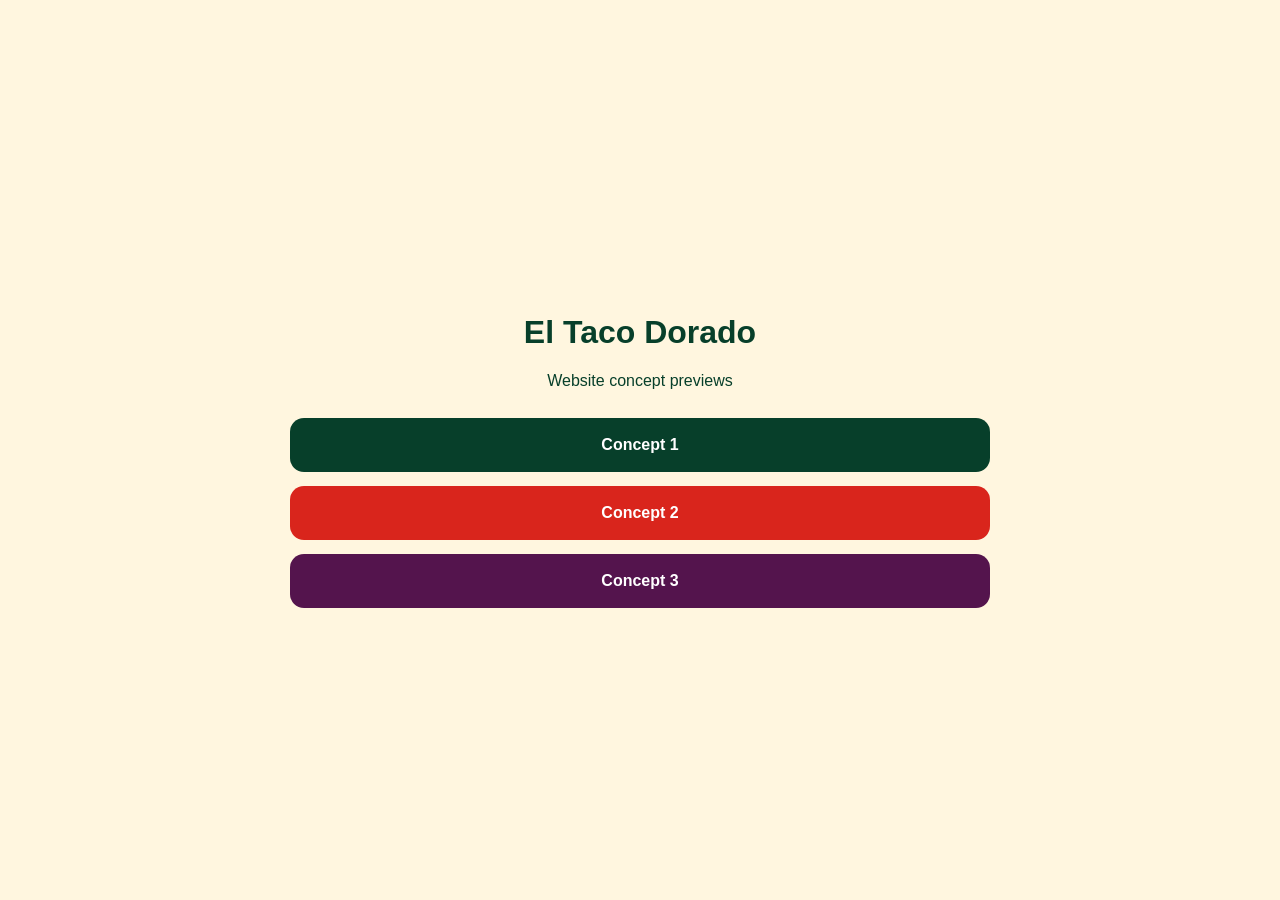
<file: index.html>
<!doctype html><html><head><meta charset="utf-8"><meta name="viewport" content="width=device-width,initial-scale=1"><meta name="robots" content="noindex, nofollow, noarchive, nosnippet, noimageindex"><title>El Taco Dorado Concepts</title><style>body{font-family:Arial,sans-serif;background:#fff6df;color:#073f2a;min-height:100vh;margin:0;display:grid;place-items:center}.wrap{width:min(700px,90vw);text-align:center}.links{display:grid;gap:14px;margin-top:28px}.links a{padding:18px;border-radius:14px;color:#fff;text-decoration:none;font-weight:800;background:#073f2a}.links a:nth-child(2){background:#d9251c}.links a:nth-child(3){background:#54144d}</style></head><body><main class="wrap"><h1>El Taco Dorado</h1><p>Website concept previews</p><div class="links"><a href="concept-1/">Concept 1</a><a href="concept-2/">Concept 2</a><a href="concept-3/">Concept 3</a></div></main></body></html>
</file>
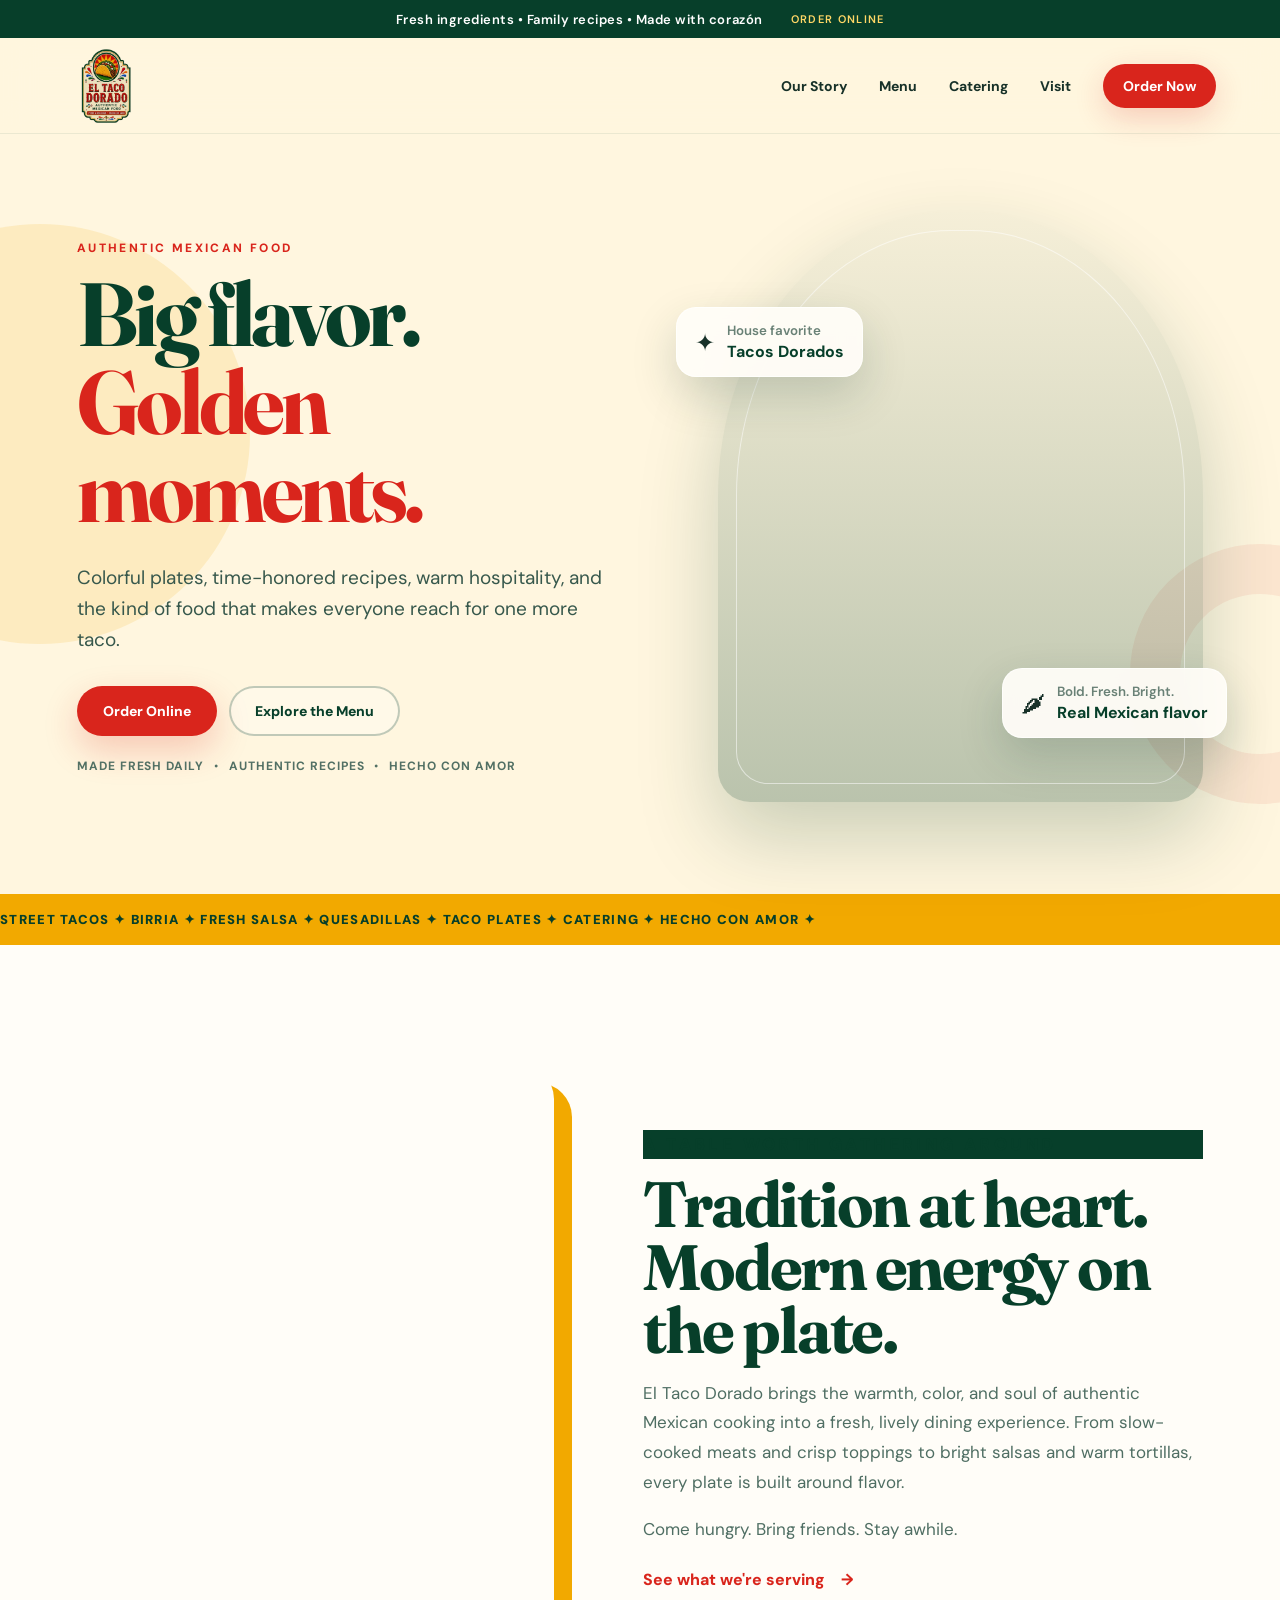
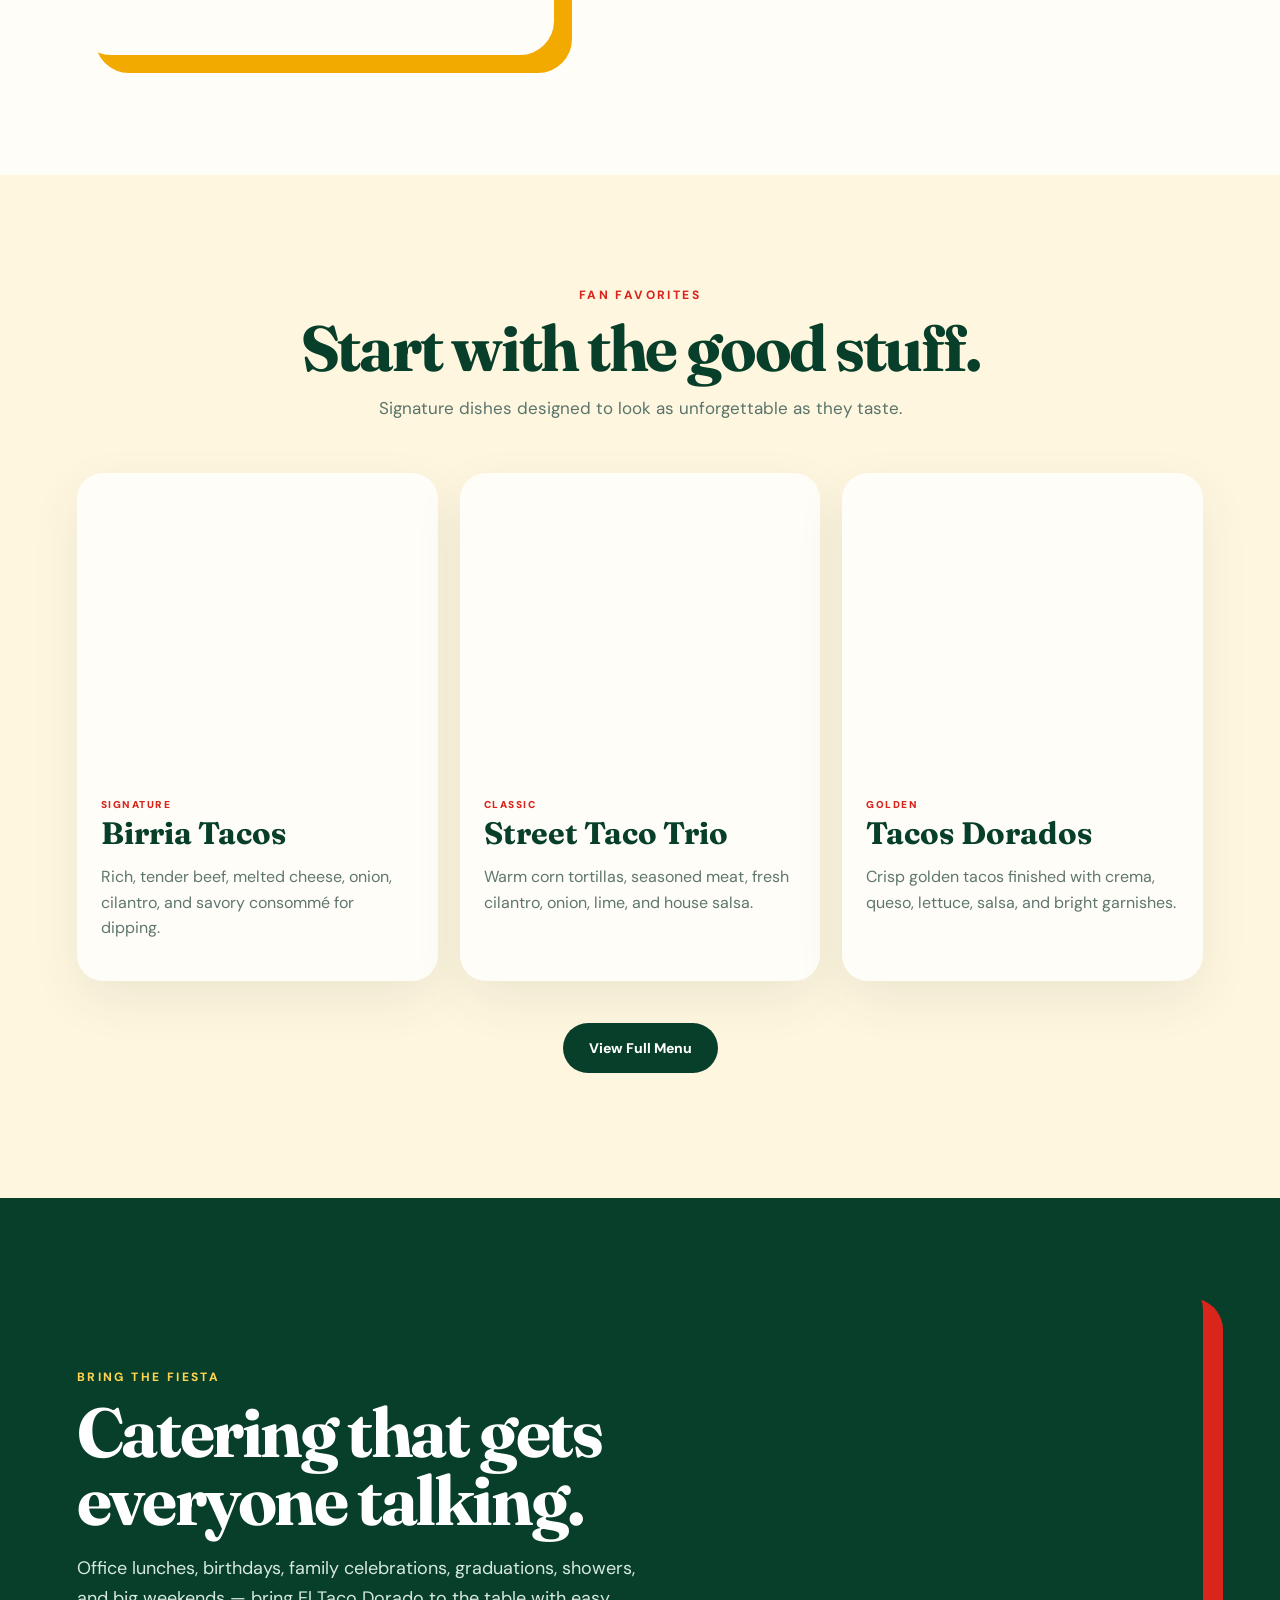
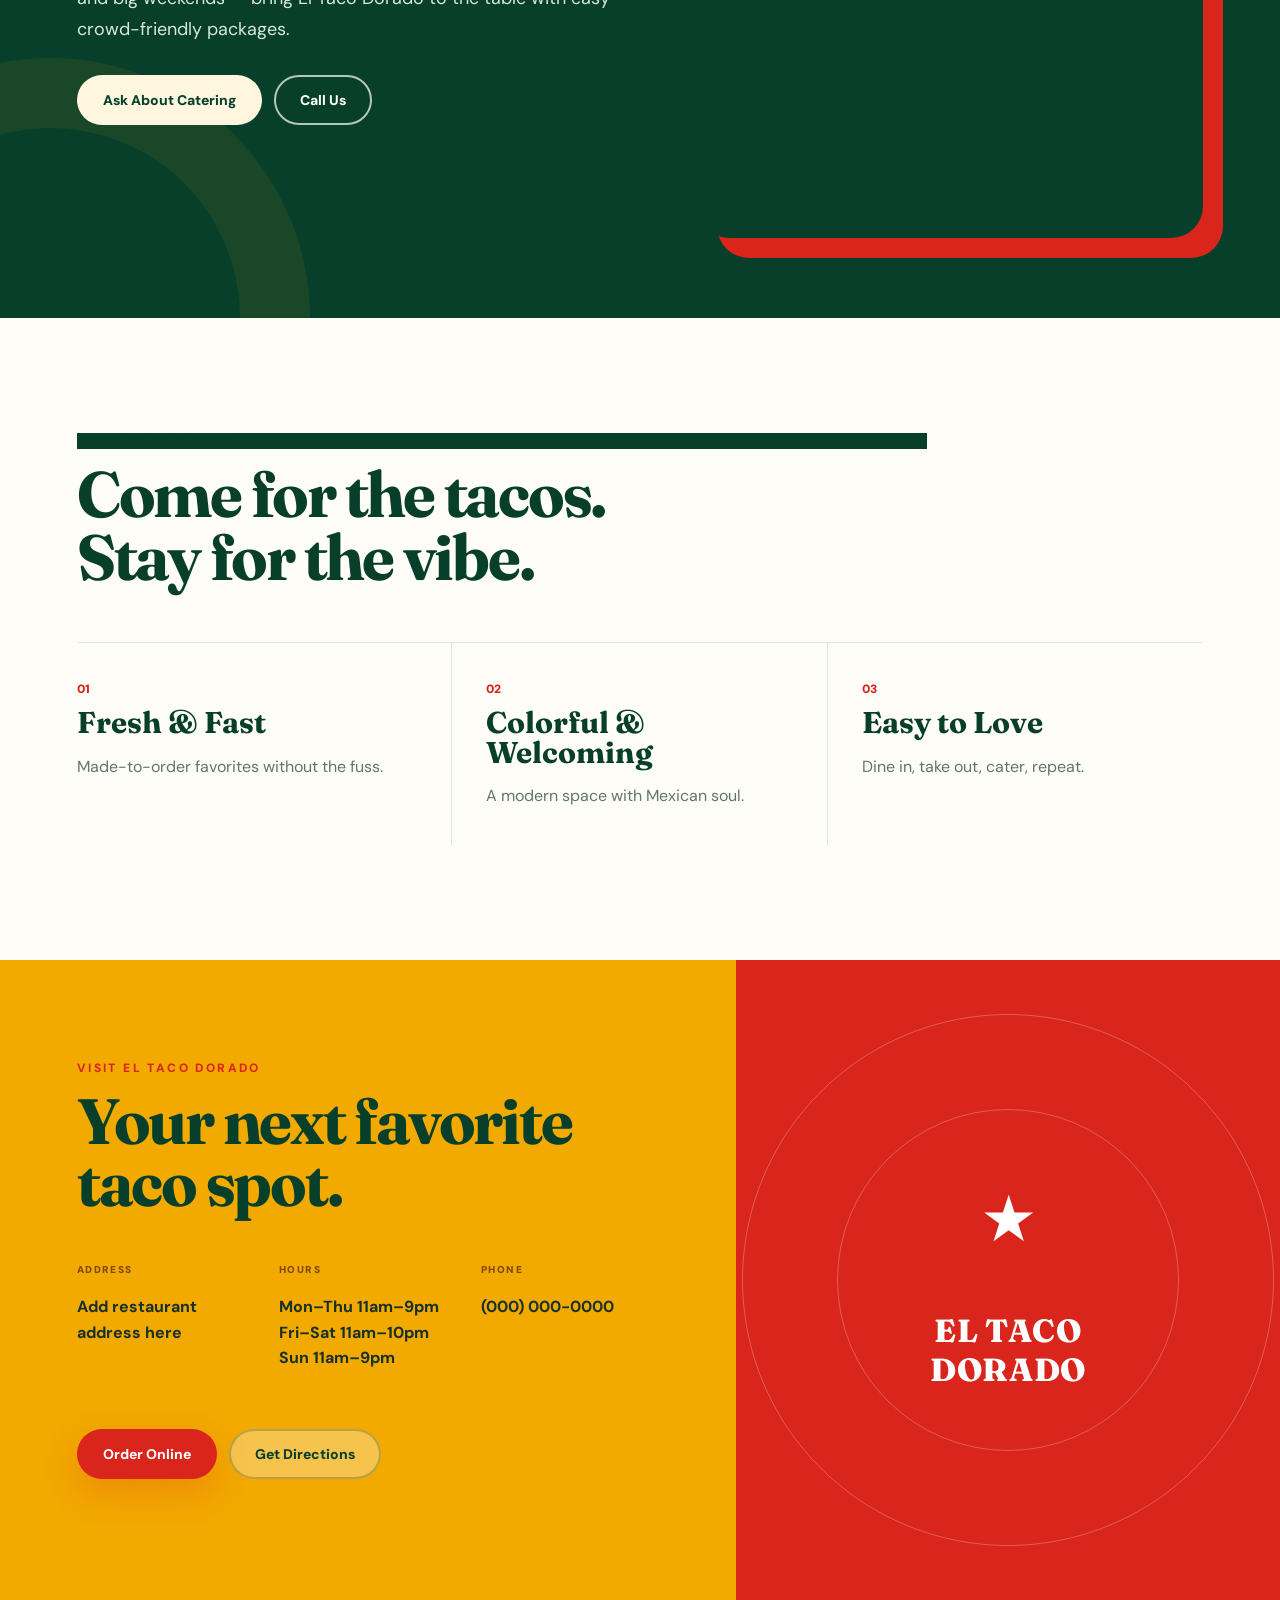
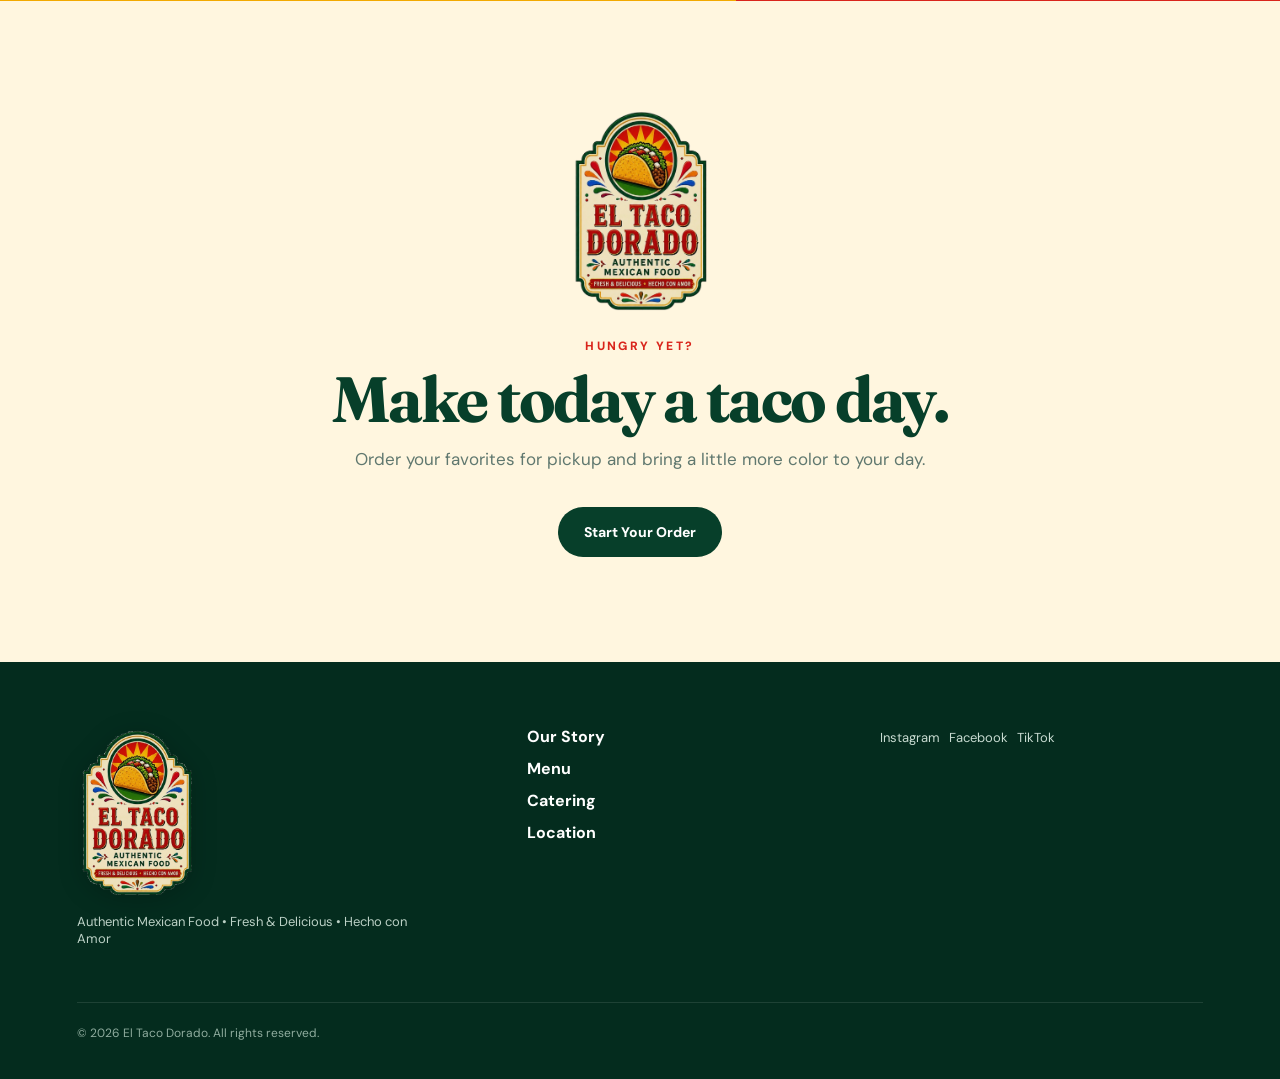
<file: concept-1/index.html>
<!doctype html>
<html lang="en">
<head>
  <meta name="robots" content="noindex, nofollow, noarchive, nosnippet, noimageindex">
  <meta charset="utf-8">
  <meta name="viewport" content="width=device-width, initial-scale=1">
  <meta name="theme-color" content="#073f2a">
  <title>El Taco Dorado | Authentic Mexican Food</title>
  <meta name="description" content="El Taco Dorado serves vibrant, authentic Mexican food made with bold flavors, fresh ingredients, and recipes inspired by tradition.">
  <link rel="preconnect" href="https://fonts.googleapis.com">
  <link rel="preconnect" href="https://fonts.gstatic.com" crossorigin>
  <link href="https://fonts.googleapis.com/css2?family=DM+Sans:wght@400;500;600;700&family=Fraunces:opsz,wght@9..144,700;9..144,800&display=swap" rel="stylesheet">
  <link rel="stylesheet" href="styles.css">
</head>
<body>
  <div class="announcement"><span>Fresh ingredients • Family recipes • Made with corazón</span><a href="#order">Order Online</a></div>
  <header class="site-header" id="top"><a class="brand" href="#top" aria-label="El Taco Dorado home"><img src="../assets/el-taco-dorado-logo.png" alt="El Taco Dorado"></a><button class="nav-toggle" aria-expanded="false" aria-controls="nav">Menu</button><nav id="nav"><a href="#story">Our Story</a><a href="#favorites">Menu</a><a href="#catering">Catering</a><a href="#visit">Visit</a><a class="nav-cta" href="#order">Order Now</a></nav></header>
  <main>
    <section class="hero"><div class="sun sun-a"></div><div class="sun sun-b"></div><div class="hero-copy reveal"><p class="eyebrow">Authentic Mexican Food</p><h1>Big flavor.<br><span>Golden moments.</span></h1><p class="lead">Colorful plates, time-honored recipes, warm hospitality, and the kind of food that makes everyone reach for one more taco.</p><div class="hero-actions"><a class="button primary" href="#order">Order Online</a><a class="button ghost" href="#favorites">Explore the Menu</a></div><div class="mini-proof"><strong>Made fresh daily</strong><span>•</span><strong>Authentic recipes</strong><span>•</span><strong>Hecho con amor</strong></div></div><div class="hero-art reveal"><div class="photo photo-main" role="img" aria-label="Colorful authentic Mexican tacos"></div><div class="floating-card card-top"><span class="icon">✦</span><div><small>House favorite</small><strong>Tacos Dorados</strong></div></div><div class="floating-card card-bottom"><span class="pepper">🌶</span><div><small>Bold. Fresh. Bright.</small><strong>Real Mexican flavor</strong></div></div></div></section>
    <section class="marquee"><div>STREET TACOS ✦ BIRRIA ✦ FRESH SALSA ✦ QUESADILLAS ✦ TACO PLATES ✦ CATERING ✦ HECHO CON AMOR ✦</div></section>
    <section class="intro" id="story"><div class="intro-photo reveal"></div><div class="intro-copy reveal"><p class="eyebrow dark">A table worth gathering around</p><h2>Tradition at heart.<br>Modern energy on the plate.</h2><p>El Taco Dorado brings the warmth, color, and soul of authentic Mexican cooking into a fresh, lively dining experience. From slow-cooked meats and crisp toppings to bright salsas and warm tortillas, every plate is built around flavor.</p><p>Come hungry. Bring friends. Stay awhile.</p><a class="text-link" href="#favorites">See what we're serving <span>→</span></a></div></section>
    <section class="favorites" id="favorites"><div class="section-heading reveal"><p class="eyebrow">Fan favorites</p><h2>Start with the good stuff.</h2><p>Signature dishes designed to look as unforgettable as they taste.</p></div><div class="dish-grid"><article class="dish-card reveal"><div class="dish-photo dish-1"></div><div class="dish-content"><div><p class="tag">Signature</p><h3>Birria Tacos</h3></div><p>Rich, tender beef, melted cheese, onion, cilantro, and savory consommé for dipping.</p></div></article><article class="dish-card reveal"><div class="dish-photo dish-2"></div><div class="dish-content"><div><p class="tag">Classic</p><h3>Street Taco Trio</h3></div><p>Warm corn tortillas, seasoned meat, fresh cilantro, onion, lime, and house salsa.</p></div></article><article class="dish-card reveal"><div class="dish-photo dish-3"></div><div class="dish-content"><div><p class="tag">Golden</p><h3>Tacos Dorados</h3></div><p>Crisp golden tacos finished with crema, queso, lettuce, salsa, and bright garnishes.</p></div></article></div><div class="center reveal"><a class="button dark" href="#order">View Full Menu</a></div></section>
    <section class="catering" id="catering"><div class="pattern"></div><div class="catering-card reveal"><p class="eyebrow">Bring the fiesta</p><h2>Catering that gets everyone talking.</h2><p>Office lunches, birthdays, family celebrations, graduations, showers, and big weekends — bring El Taco Dorado to the table with easy crowd-friendly packages.</p><div class="hero-actions"><a class="button light" href="mailto:hello@eltacodorado.com?subject=Catering Inquiry">Ask About Catering</a><a class="button outline-light" href="tel:+10000000000">Call Us</a></div></div><div class="catering-photo reveal"></div></section>
    <section class="experience"><div class="experience-copy reveal"><p class="eyebrow dark">More than a meal</p><h2>Come for the tacos.<br>Stay for the vibe.</h2></div><div class="experience-points"><article class="reveal"><span>01</span><h3>Fresh & Fast</h3><p>Made-to-order favorites without the fuss.</p></article><article class="reveal"><span>02</span><h3>Colorful & Welcoming</h3><p>A modern space with Mexican soul.</p></article><article class="reveal"><span>03</span><h3>Easy to Love</h3><p>Dine in, take out, cater, repeat.</p></article></div></section>
    <section class="visit" id="visit"><div class="visit-card reveal"><p class="eyebrow">Visit El Taco Dorado</p><h2>Your next favorite taco spot.</h2><div class="visit-grid"><div><small>Address</small><p>Add restaurant address here</p></div><div><small>Hours</small><p>Mon–Thu 11am–9pm<br>Fri–Sat 11am–10pm<br>Sun 11am–9pm</p></div><div><small>Phone</small><p>(000) 000-0000</p></div></div><div class="hero-actions"><a class="button primary" href="#order">Order Online</a><a class="button ghost" href="#">Get Directions</a></div></div><div class="map-art reveal"><div class="map-pin">★</div><span>EL TACO<br>DORADO</span></div></section>
    <section class="order" id="order"><img src="../assets/el-taco-dorado-logo.png" alt="El Taco Dorado" class="order-logo"><p class="eyebrow">Hungry yet?</p><h2>Make today a taco day.</h2><p>Order your favorites for pickup and bring a little more color to your day.</p><a class="button dark" href="#">Start Your Order</a></section>
  </main>
  <footer><div class="footer-brand"><img src="../assets/el-taco-dorado-logo.png" alt="El Taco Dorado"><p>Authentic Mexican Food • Fresh & Delicious • Hecho con Amor</p></div><div class="footer-links"><a href="#story">Our Story</a><a href="#favorites">Menu</a><a href="#catering">Catering</a><a href="#visit">Location</a></div><div class="social">Instagram &nbsp; Facebook &nbsp; TikTok</div><p class="copyright">© <span id="year"></span> El Taco Dorado. All rights reserved.</p></footer>
  <script src="script.js"></script>
</body>
</html>
</file>
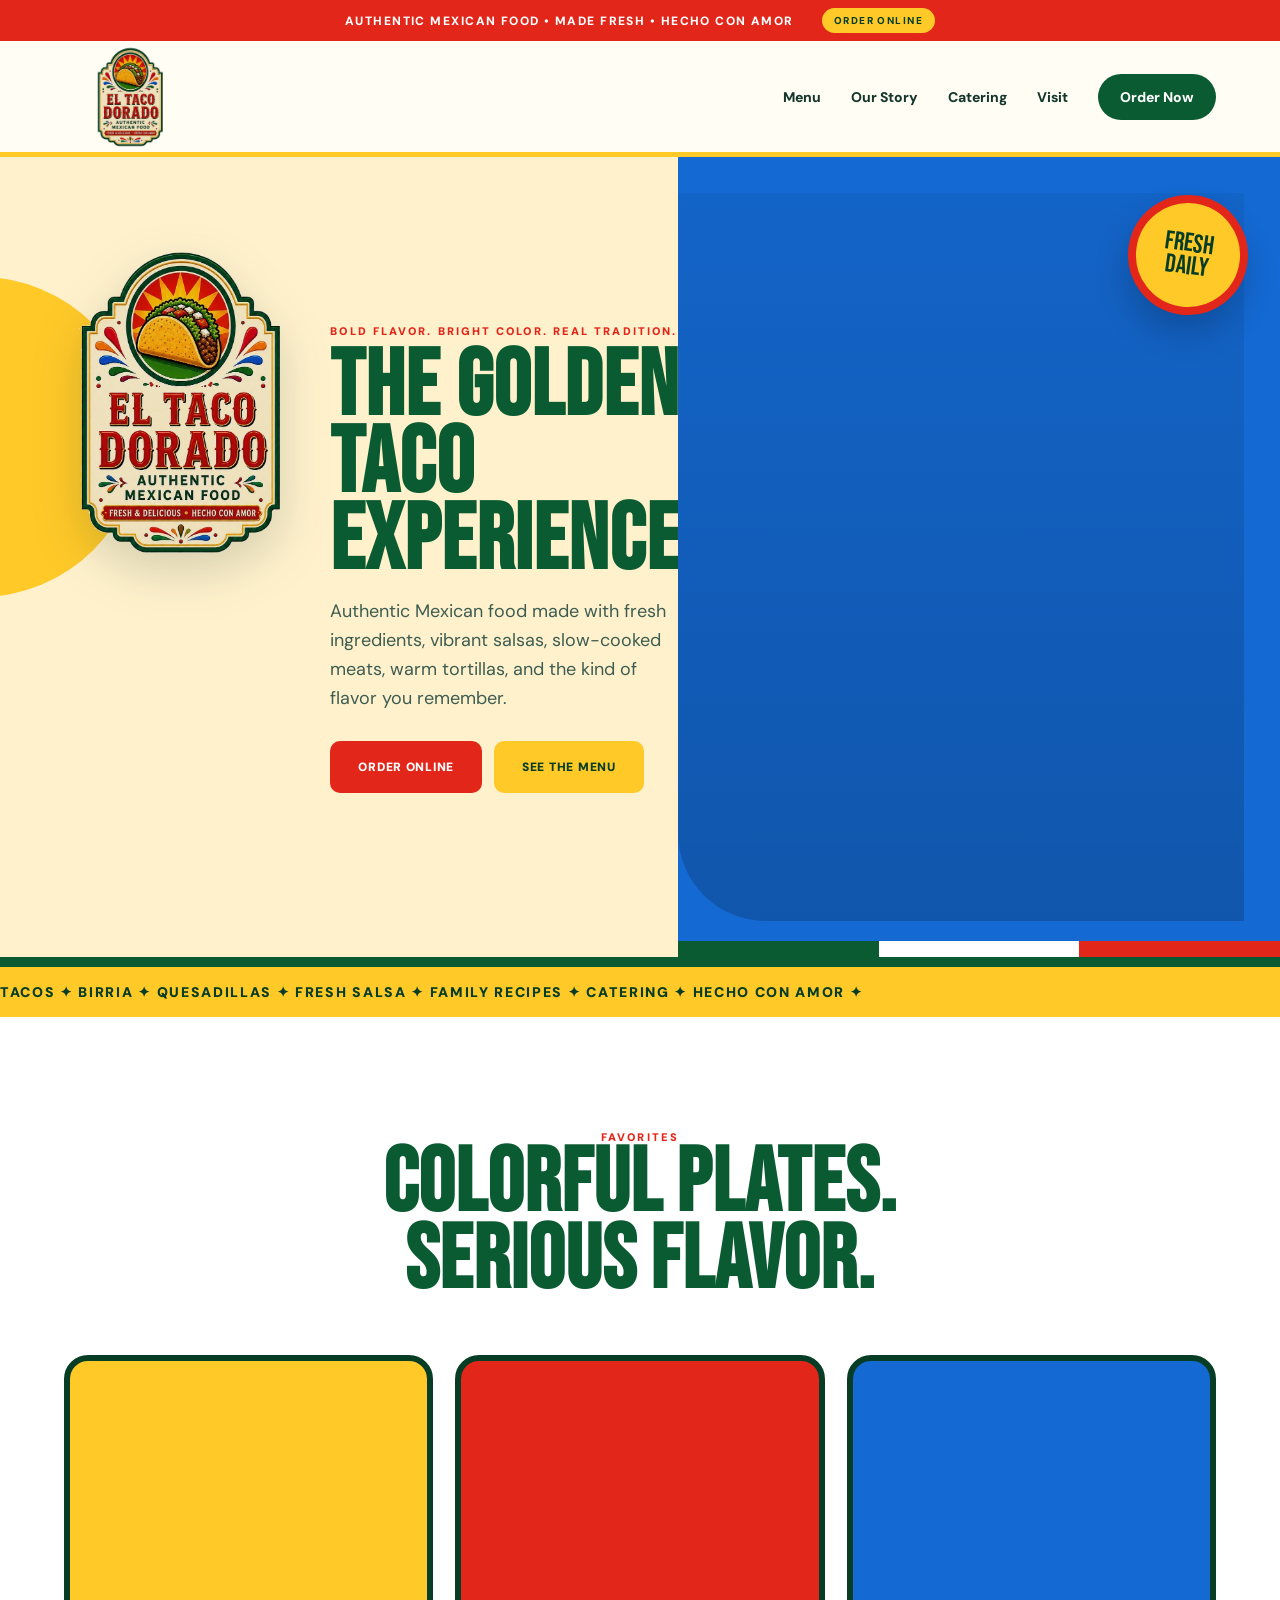
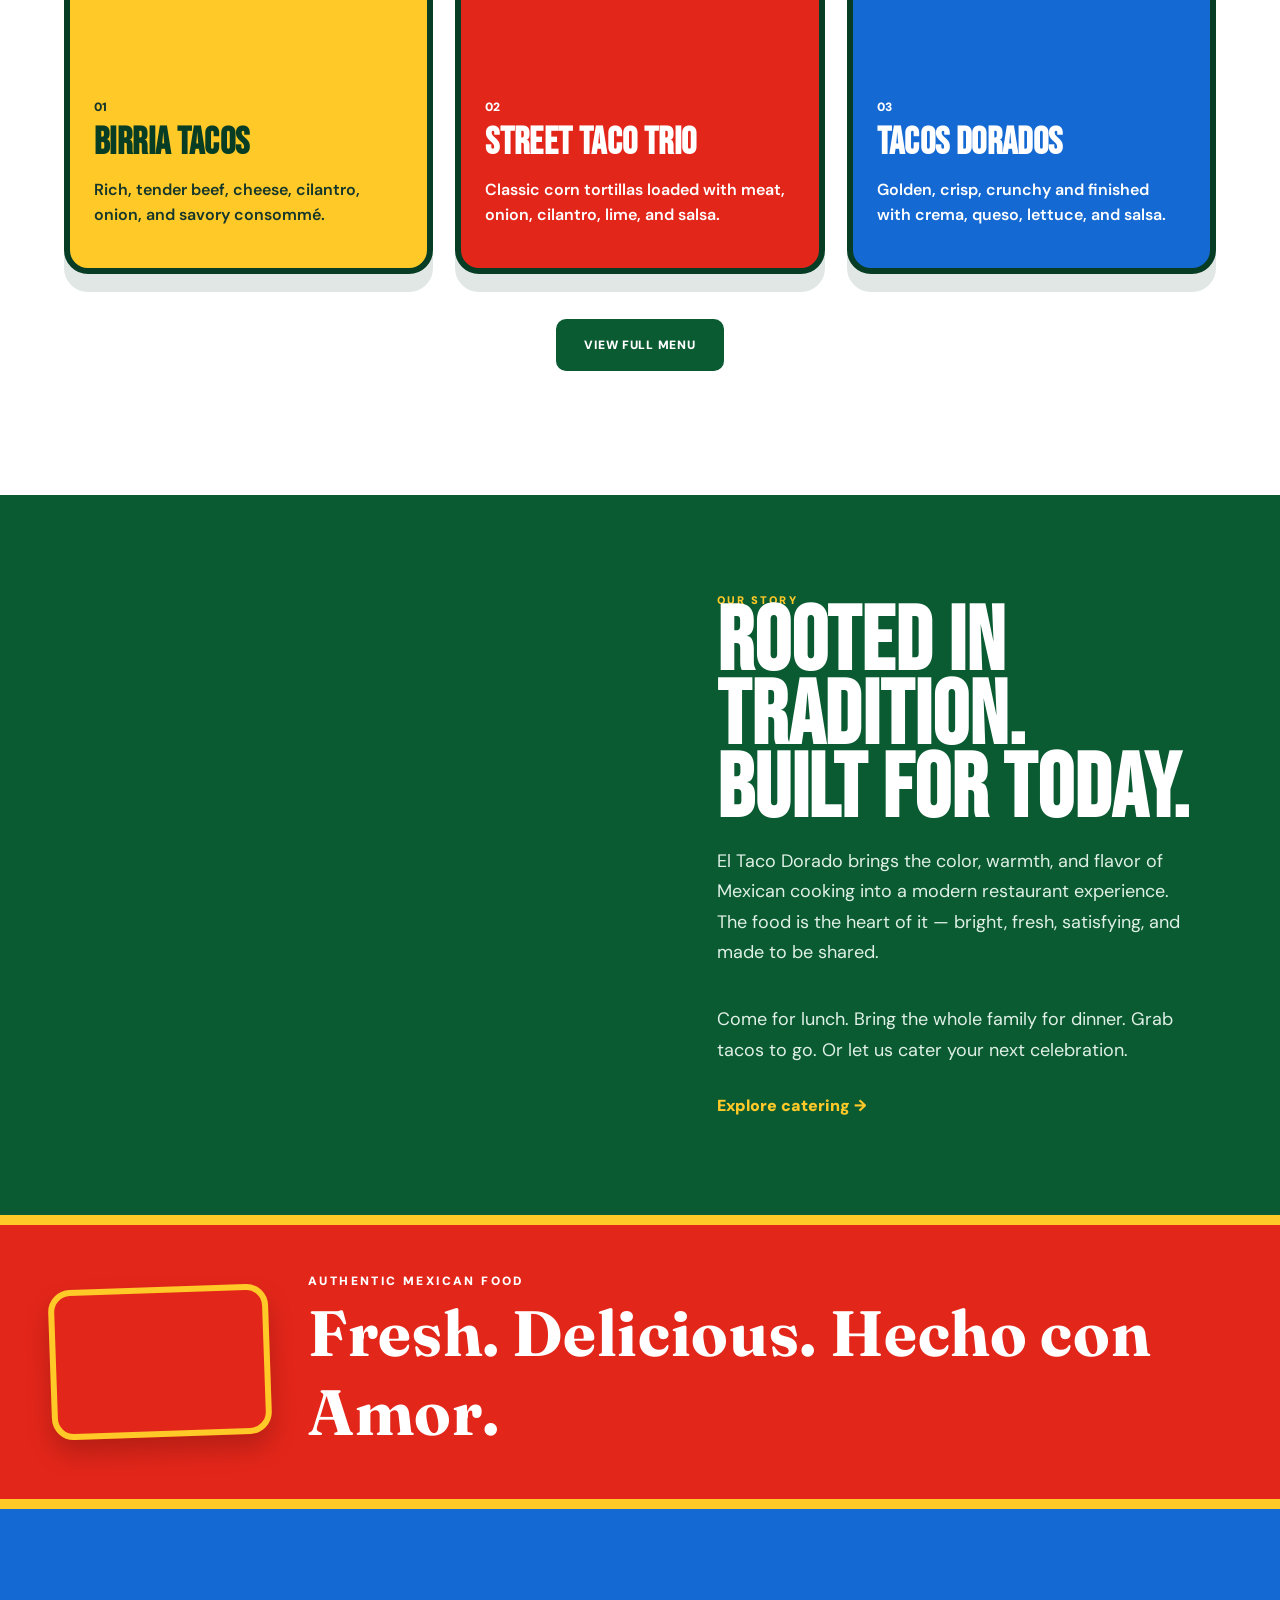
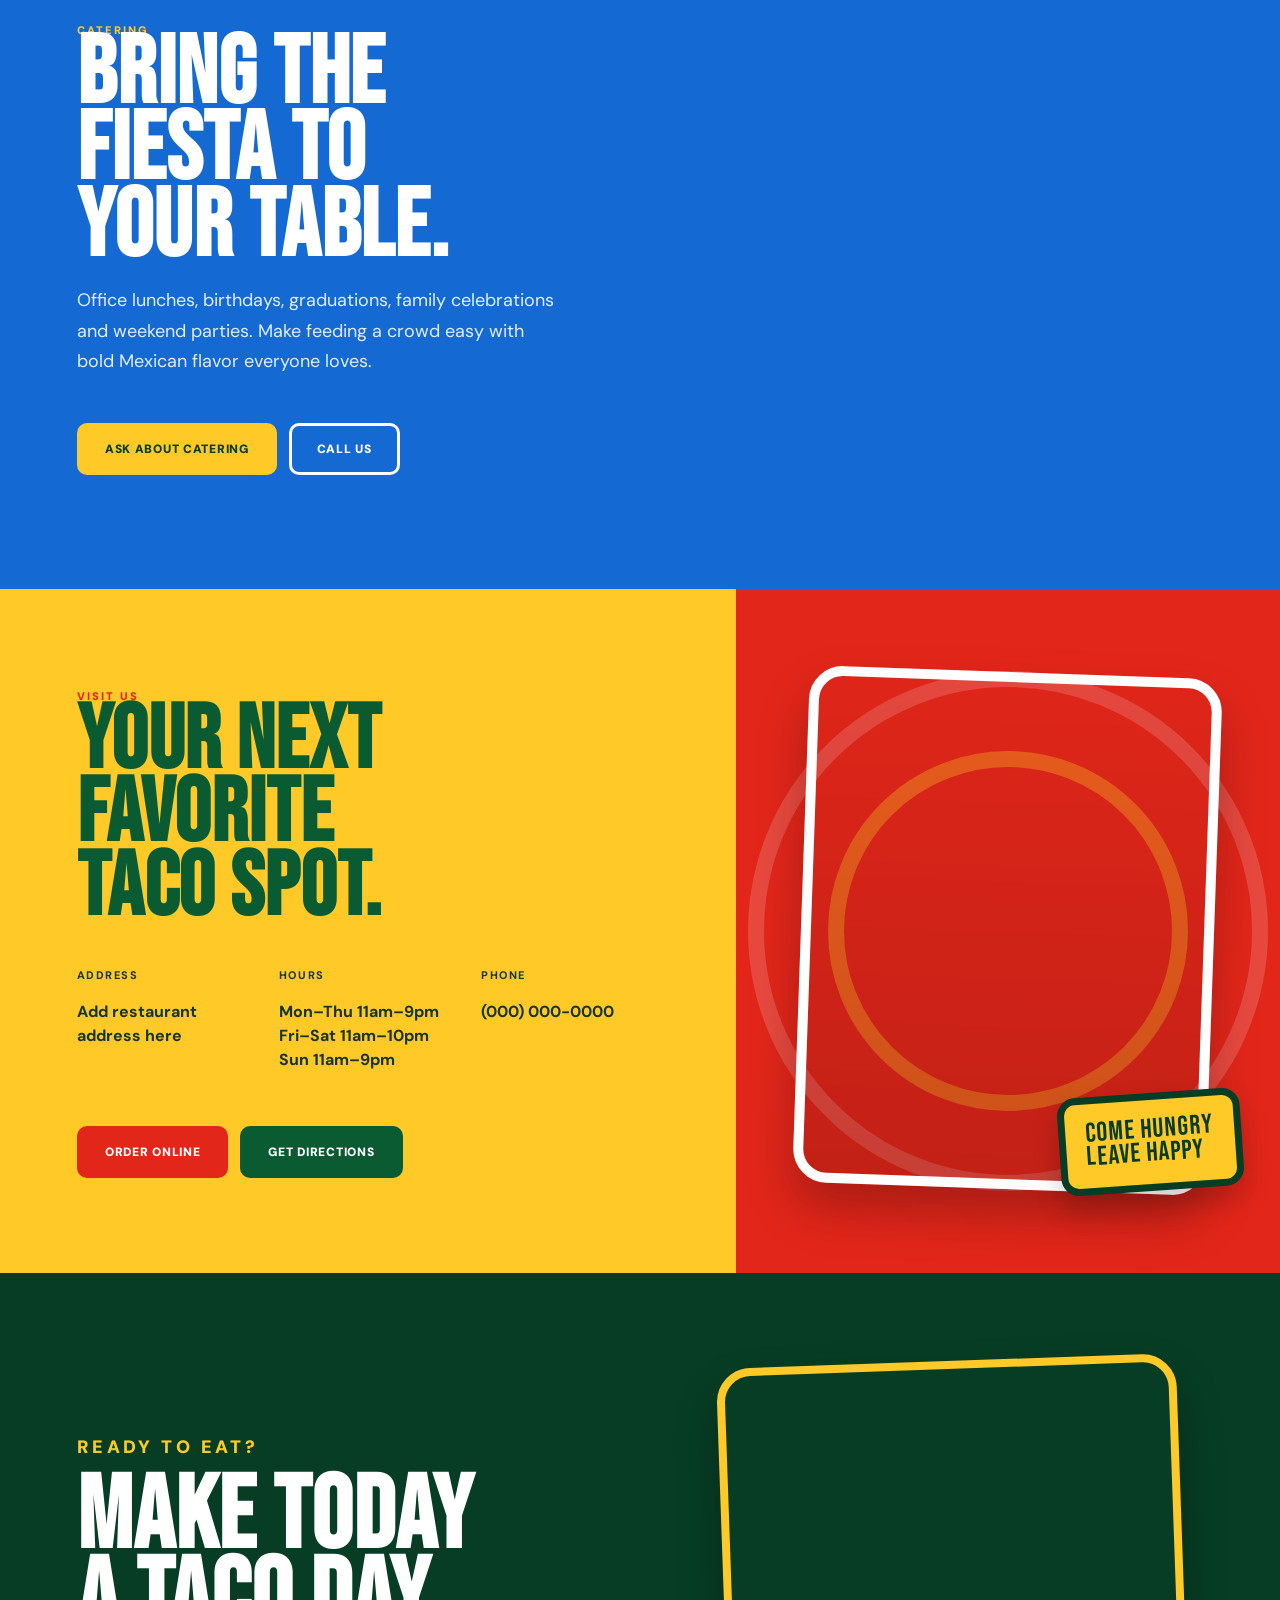
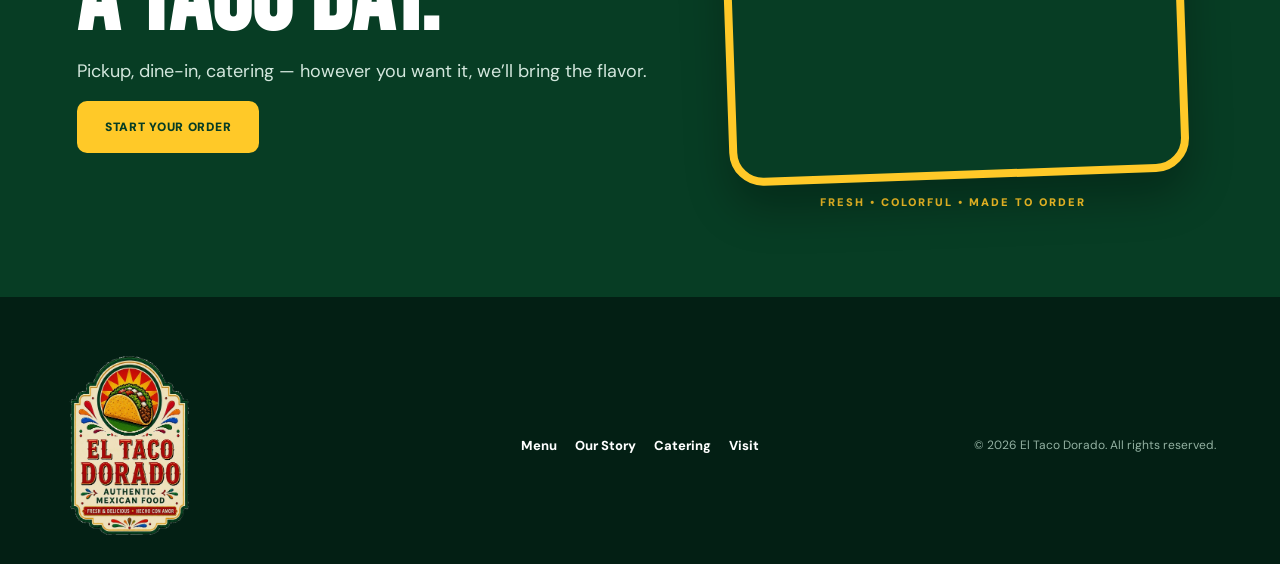
<file: concept-2/index.html>
<!doctype html>
<html lang="en">
<head>
  <meta name="robots" content="noindex, nofollow, noarchive, nosnippet, noimageindex">
  <meta charset="utf-8">
  <meta name="viewport" content="width=device-width, initial-scale=1">
  <meta name="theme-color" content="#0B5B32">
  <title>El Taco Dorado | Authentic Mexican Food</title>
  <meta name="description" content="El Taco Dorado — authentic Mexican food with bold color, fresh flavor and unforgettable tacos.">
  <link rel="preconnect" href="https://fonts.googleapis.com">
  <link rel="preconnect" href="https://fonts.gstatic.com" crossorigin>
  <link href="https://fonts.googleapis.com/css2?family=Bebas+Neue&family=DM+Sans:wght@400;500;600;700;800&family=Fraunces:opsz,wght@9..144,700;9..144,800&display=swap" rel="stylesheet">
  <link rel="stylesheet" href="styles.css">
</head>
<body>
  <div class="topbar">
    <span>AUTHENTIC MEXICAN FOOD • MADE FRESH • HECHO CON AMOR</span>
    <a href="#order">ORDER ONLINE</a>
  </div>

  <header class="header">
    <a class="logo-lockup" href="#top">
      <img src="../assets/el-taco-dorado-logo.png" alt="El Taco Dorado">
    </a>
    <button class="menu-btn" aria-controls="nav" aria-expanded="false">MENU</button>
    <nav id="nav">
      <a href="#favorites">Menu</a>
      <a href="#story">Our Story</a>
      <a href="#catering">Catering</a>
      <a href="#visit">Visit</a>
      <a class="order-pill" href="#order">Order Now</a>
    </nav>
  </header>

  <main id="top">
    <section class="hero">
      <div class="hero-left">
        <div class="burst burst-one"></div>
        <div class="hero-logo-wrap reveal">
          <img src="../assets/el-taco-dorado-logo.png" alt="El Taco Dorado">
        </div>
        <div class="hero-copy reveal">
          <p class="kicker">Bold flavor. Bright color. Real tradition.</p>
          <h1>THE GOLDEN<br>TACO EXPERIENCE</h1>
          <p>Authentic Mexican food made with fresh ingredients, vibrant salsas, slow-cooked meats, warm tortillas, and the kind of flavor you remember.</p>
          <div class="actions">
            <a class="btn red" href="#order">Order Online</a>
            <a class="btn yellow" href="#favorites">See the Menu</a>
          </div>
        </div>
      </div>
      <div class="hero-right reveal">
        <div class="hero-photo"></div>
        <div class="stamp">FRESH<br>DAILY</div>
        <div class="flag-stripe stripe-green"></div>
        <div class="flag-stripe stripe-white"></div>
        <div class="flag-stripe stripe-red"></div>
      </div>
    </section>

    <section class="ticker">
      <div>TACOS ✦ BIRRIA ✦ QUESADILLAS ✦ FRESH SALSA ✦ FAMILY RECIPES ✦ CATERING ✦ HECHO CON AMOR ✦ </div>
    </section>

    <section class="favorites" id="favorites">
      <div class="section-head reveal">
        <span class="mini-label">FAVORITES</span>
        <h2>Colorful plates.<br>Serious flavor.</h2>
      </div>
      <div class="cards">
        <article class="food-card yellow-card reveal">
          <div class="food-img birria"></div>
          <div class="food-copy">
            <span>01</span>
            <h3>Birria Tacos</h3>
            <p>Rich, tender beef, cheese, cilantro, onion, and savory consommé.</p>
          </div>
        </article>
        <article class="food-card red-card reveal">
          <div class="food-img street"></div>
          <div class="food-copy">
            <span>02</span>
            <h3>Street Taco Trio</h3>
            <p>Classic corn tortillas loaded with meat, onion, cilantro, lime, and salsa.</p>
          </div>
        </article>
        <article class="food-card blue-card reveal">
          <div class="food-img dorado"></div>
          <div class="food-copy">
            <span>03</span>
            <h3>Tacos Dorados</h3>
            <p>Golden, crisp, crunchy and finished with crema, queso, lettuce, and salsa.</p>
          </div>
        </article>
      </div>
      <div class="center reveal"><a href="#order" class="btn green">View Full Menu</a></div>
    </section>

    <section class="story" id="story">
      <div class="story-image reveal"></div>
      <div class="story-copy reveal">
        <span class="mini-label dark">OUR STORY</span>
        <h2>ROOTED IN<br>TRADITION.<br>BUILT FOR TODAY.</h2>
        <p>El Taco Dorado brings the color, warmth, and flavor of Mexican cooking into a modern restaurant experience. The food is the heart of it — bright, fresh, satisfying, and made to be shared.</p>
        <p>Come for lunch. Bring the whole family for dinner. Grab tacos to go. Or let us cater your next celebration.</p>
        <a href="#catering" class="text-link">Explore catering →</a>
      </div>
    </section>

    <section class="logo-band">
      <div class="logo-band-inner reveal">
        <div class="logo-band-photo" role="img" aria-label="Fresh colorful Mexican food"></div>
        <div>
          <p>AUTHENTIC MEXICAN FOOD</p>
          <h2>Fresh. Delicious. Hecho con Amor.</h2>
        </div>
      </div>
    </section>

    <section class="catering" id="catering">
      <div class="catering-copy reveal">
        <span class="mini-label">CATERING</span>
        <h2>BRING THE<br>FIESTA TO<br>YOUR TABLE.</h2>
        <p>Office lunches, birthdays, graduations, family celebrations and weekend parties. Make feeding a crowd easy with bold Mexican flavor everyone loves.</p>
        <div class="actions">
          <a class="btn yellow" href="mailto:hello@eltacodorado.com?subject=Catering Inquiry">Ask About Catering</a>
          <a class="btn outline" href="tel:+10000000000">Call Us</a>
        </div>
      </div>
      <div class="catering-image reveal"></div>
    </section>

    <section class="visit" id="visit">
      <div class="visit-panel reveal">
        <span class="mini-label dark">VISIT US</span>
        <h2>YOUR NEXT<br>FAVORITE<br>TACO SPOT.</h2>
        <div class="details">
          <div><strong>ADDRESS</strong><p>Add restaurant address here</p></div>
          <div><strong>HOURS</strong><p>Mon–Thu 11am–9pm<br>Fri–Sat 11am–10pm<br>Sun 11am–9pm</p></div>
          <div><strong>PHONE</strong><p>(000) 000-0000</p></div>
        </div>
        <div class="actions">
          <a class="btn red" href="#order">Order Online</a>
          <a class="btn green" href="#">Get Directions</a>
        </div>
      </div>
      <div class="visit-art reveal">
        <div class="circle c1"></div>
        <div class="circle c2"></div>
        <div class="visit-photo" role="img" aria-label="Colorful Mexican restaurant dining atmosphere"></div>
        <div class="visit-badge">COME HUNGRY<br>LEAVE HAPPY</div>
      </div>
    </section>

    <section class="order" id="order">
      <div class="order-left reveal">
        <p class="mini-label">READY TO EAT?</p>
        <h2>MAKE TODAY<br>A TACO DAY.</h2>
        <p>Pickup, dine-in, catering — however you want it, we’ll bring the flavor.</p>
        <a class="btn yellow" href="#">Start Your Order</a>
      </div>
      <div class="order-showcase reveal">
        <div class="order-food-photo" role="img" aria-label="Fresh tacos ready to order"></div>
        <div class="order-food-note">FRESH • COLORFUL • MADE TO ORDER</div>
      </div>
    </section>
  </main>

  <footer>
    <img src="../assets/el-taco-dorado-logo.png" alt="El Taco Dorado">
    <div class="foot-links"><a href="#favorites">Menu</a><a href="#story">Our Story</a><a href="#catering">Catering</a><a href="#visit">Visit</a></div>
    <p>© <span id="year"></span> El Taco Dorado. All rights reserved.</p>
  </footer>

  <script src="script.js"></script>
</body>
</html>
</file>
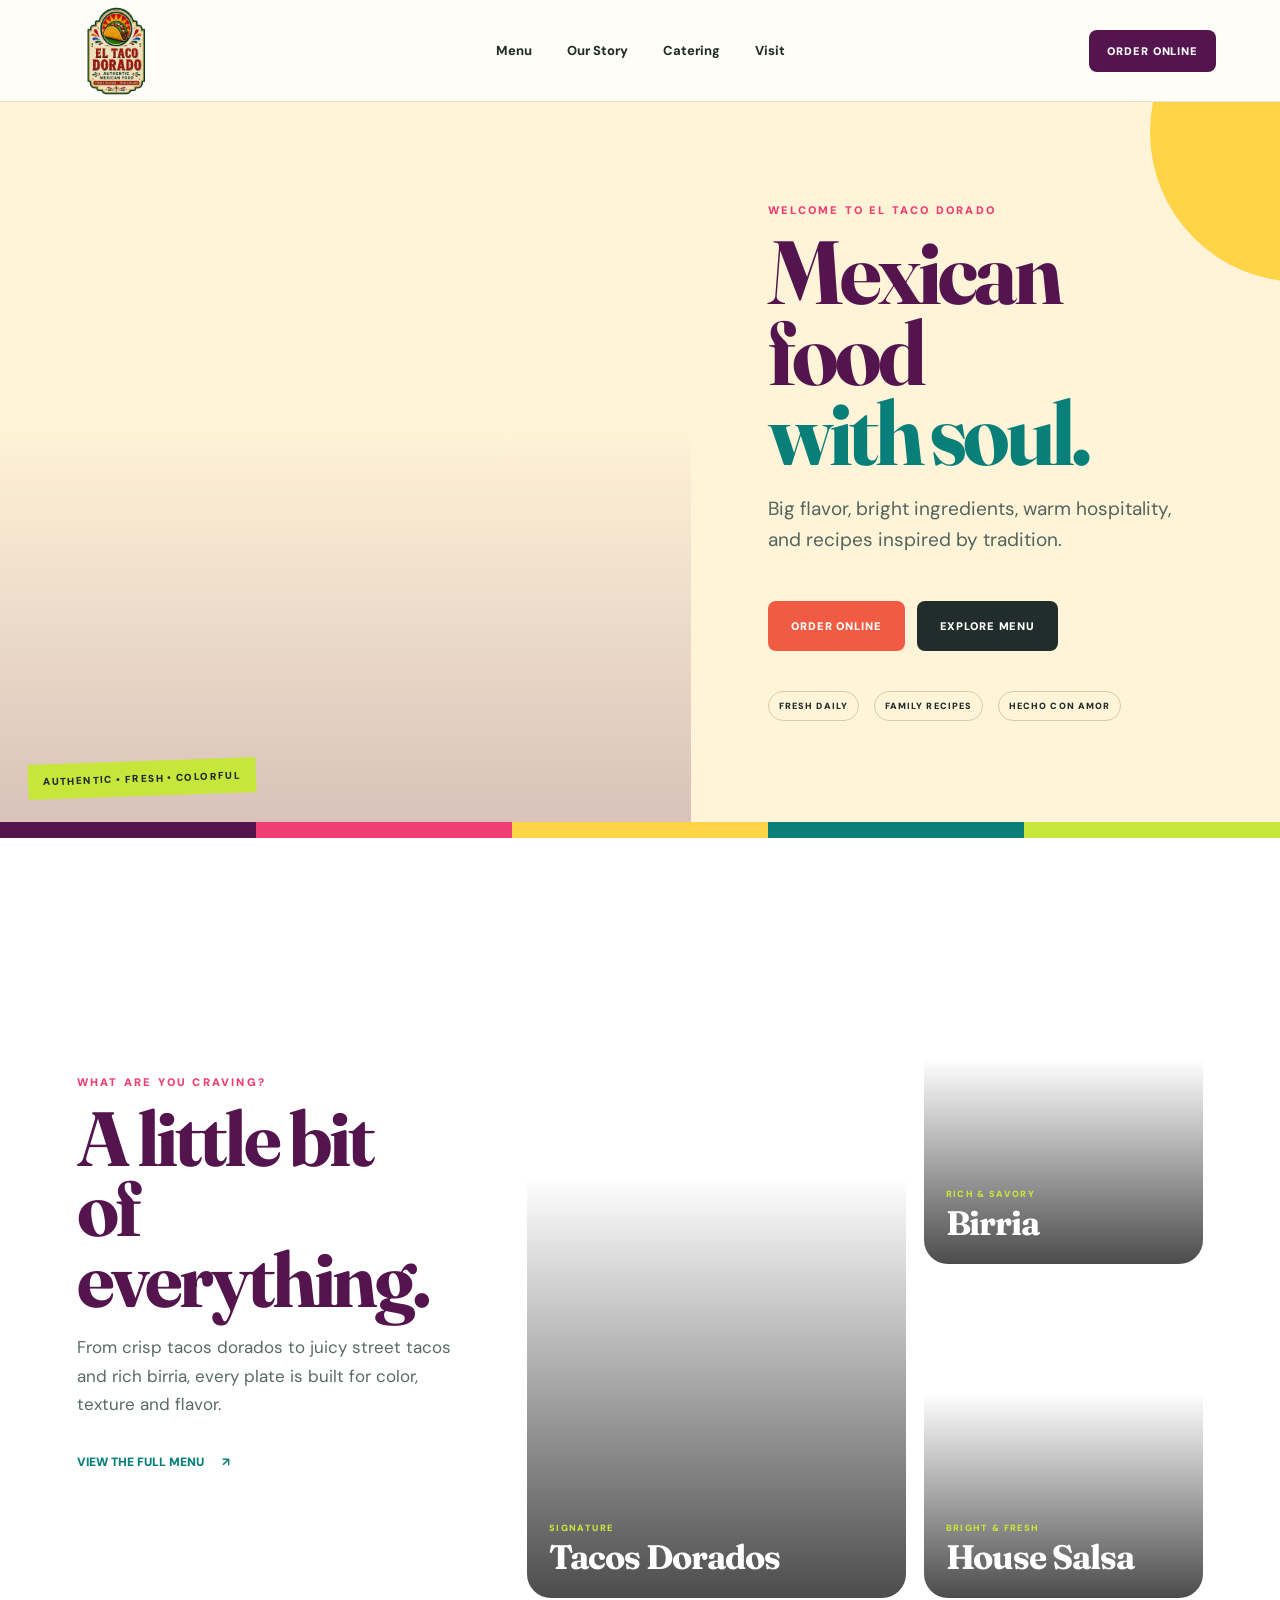
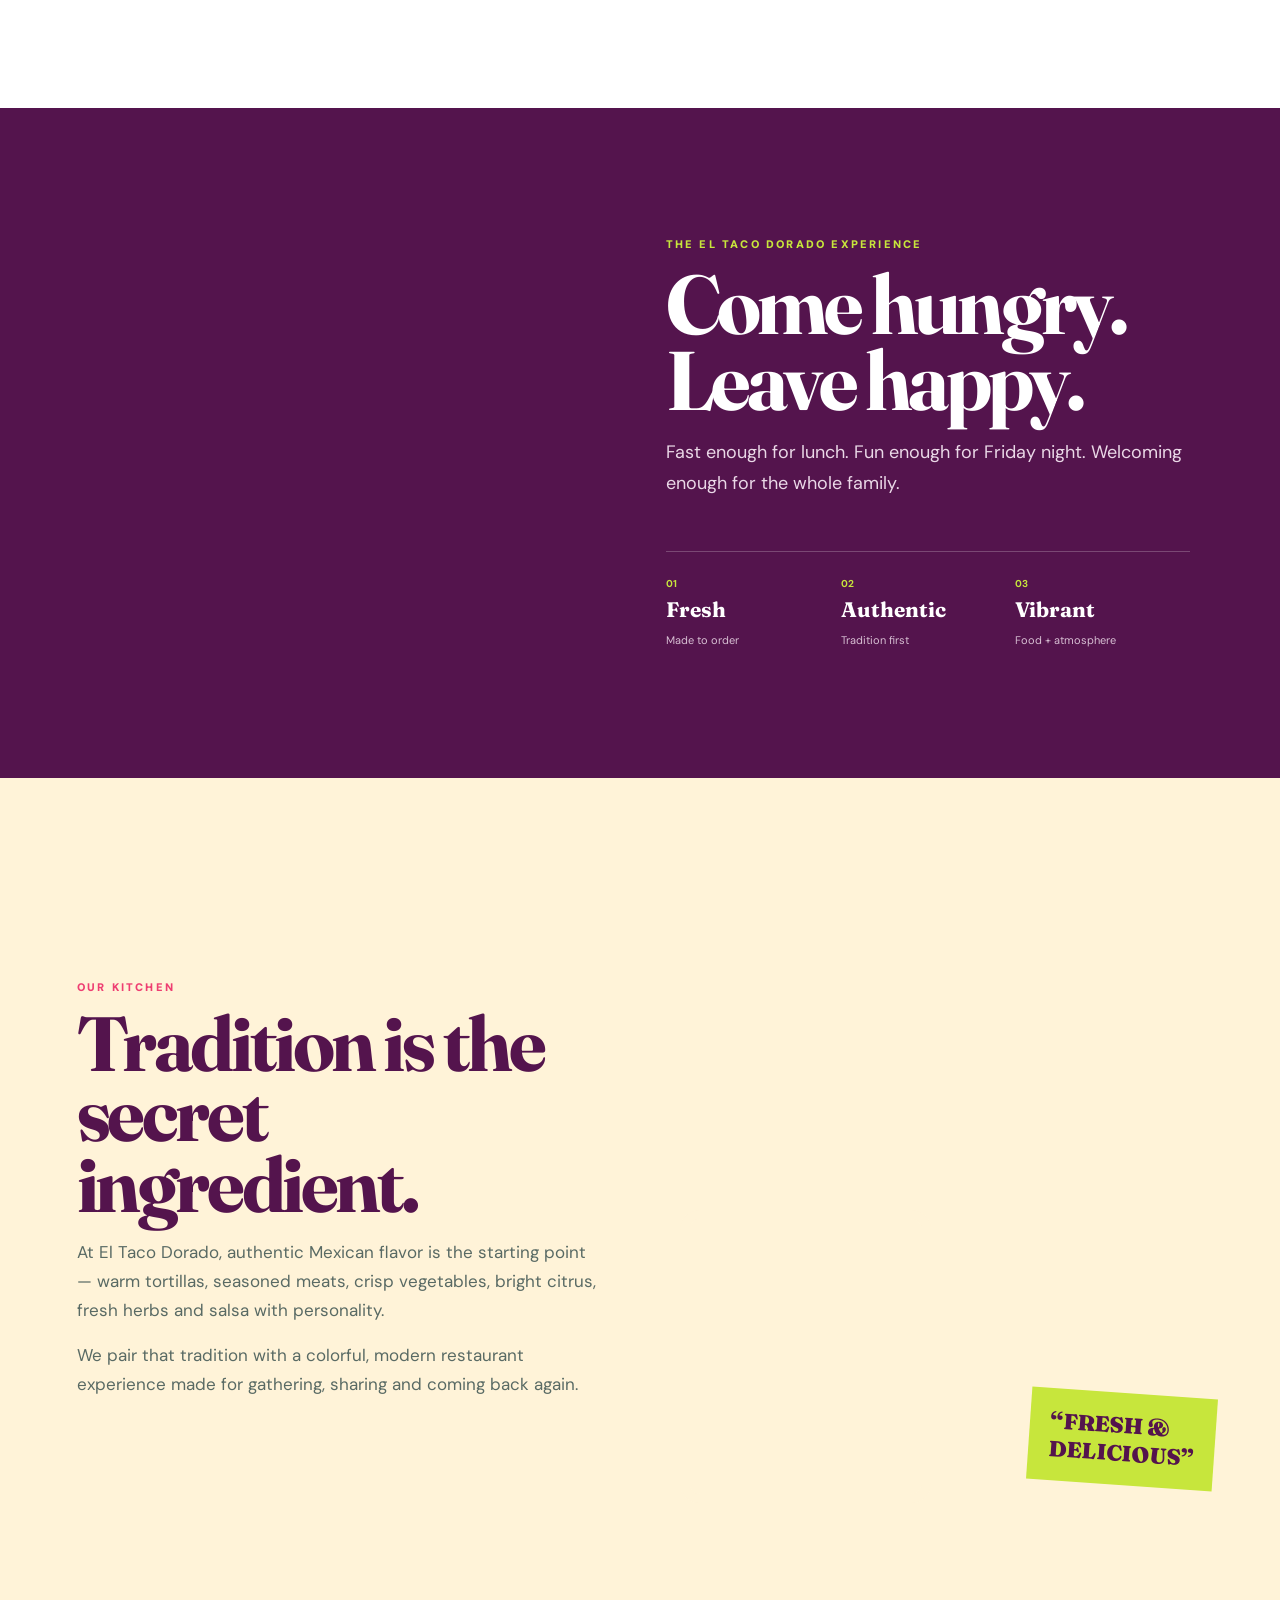
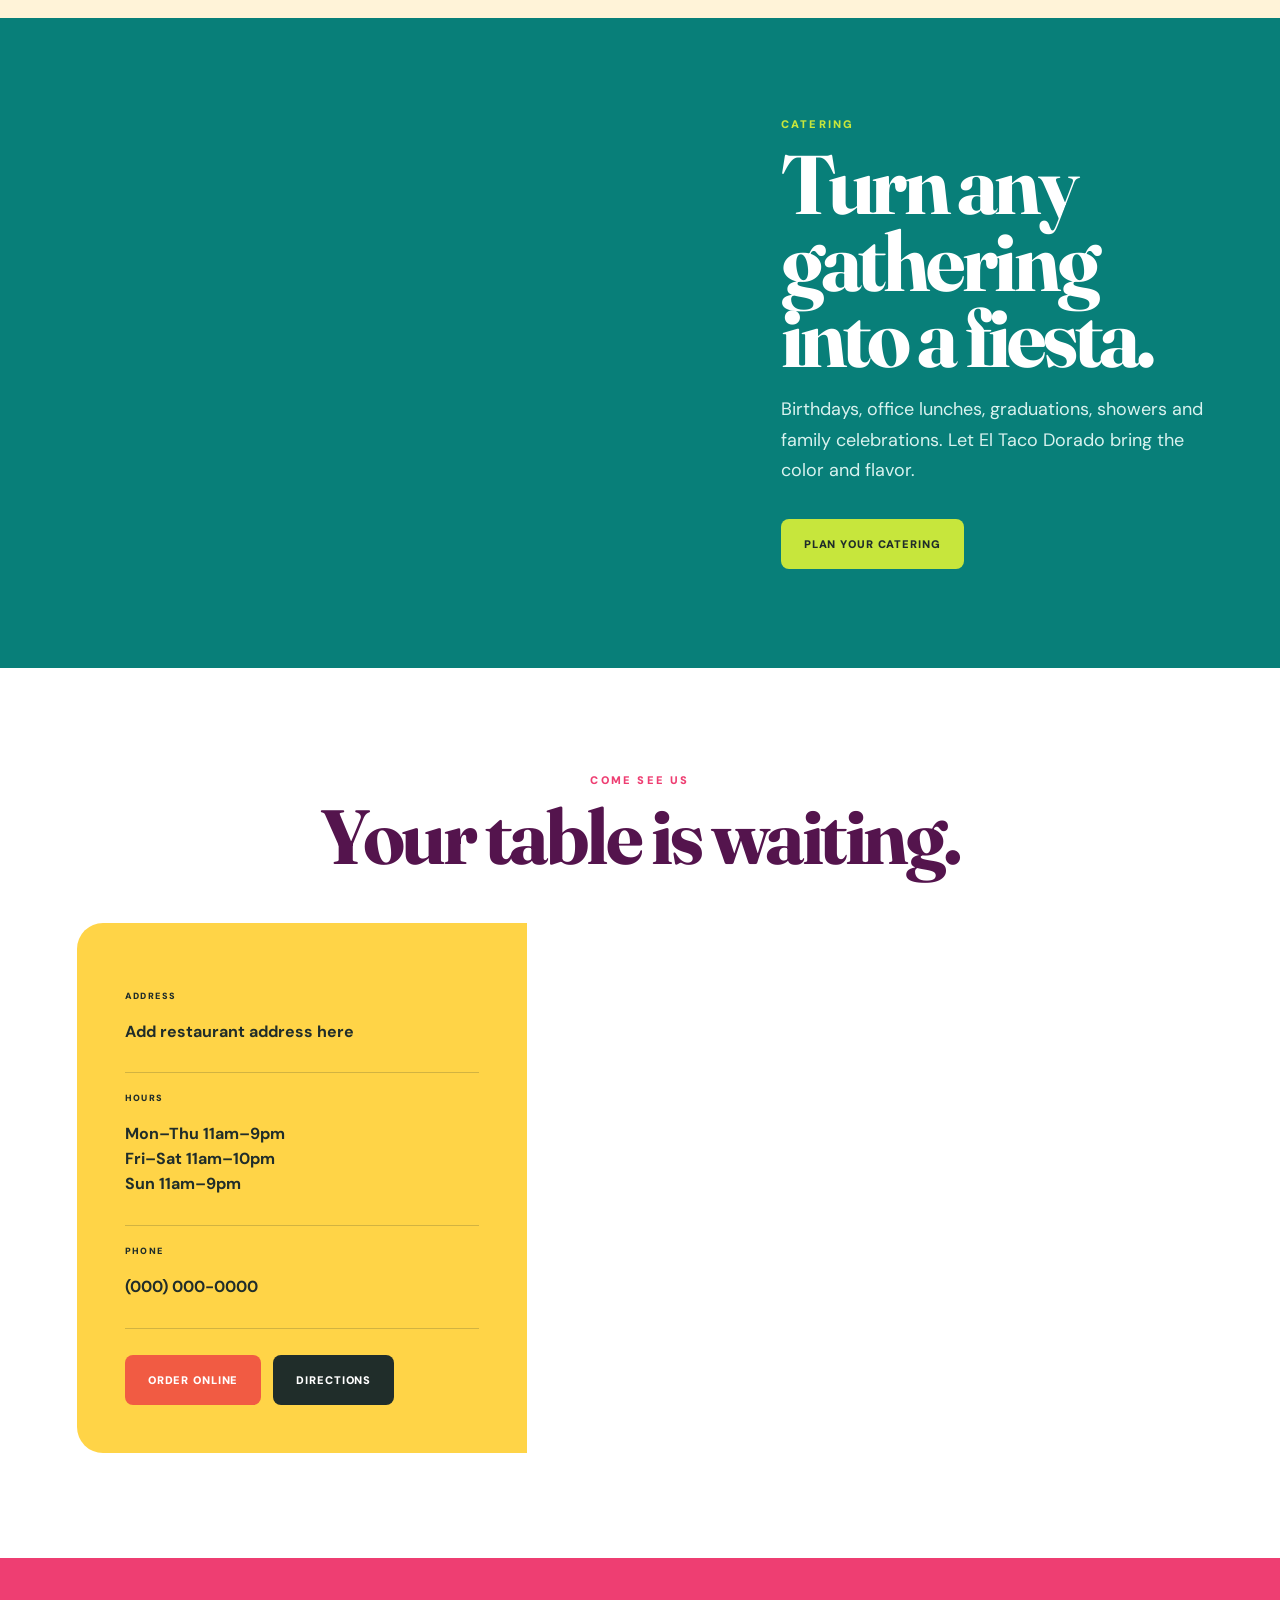
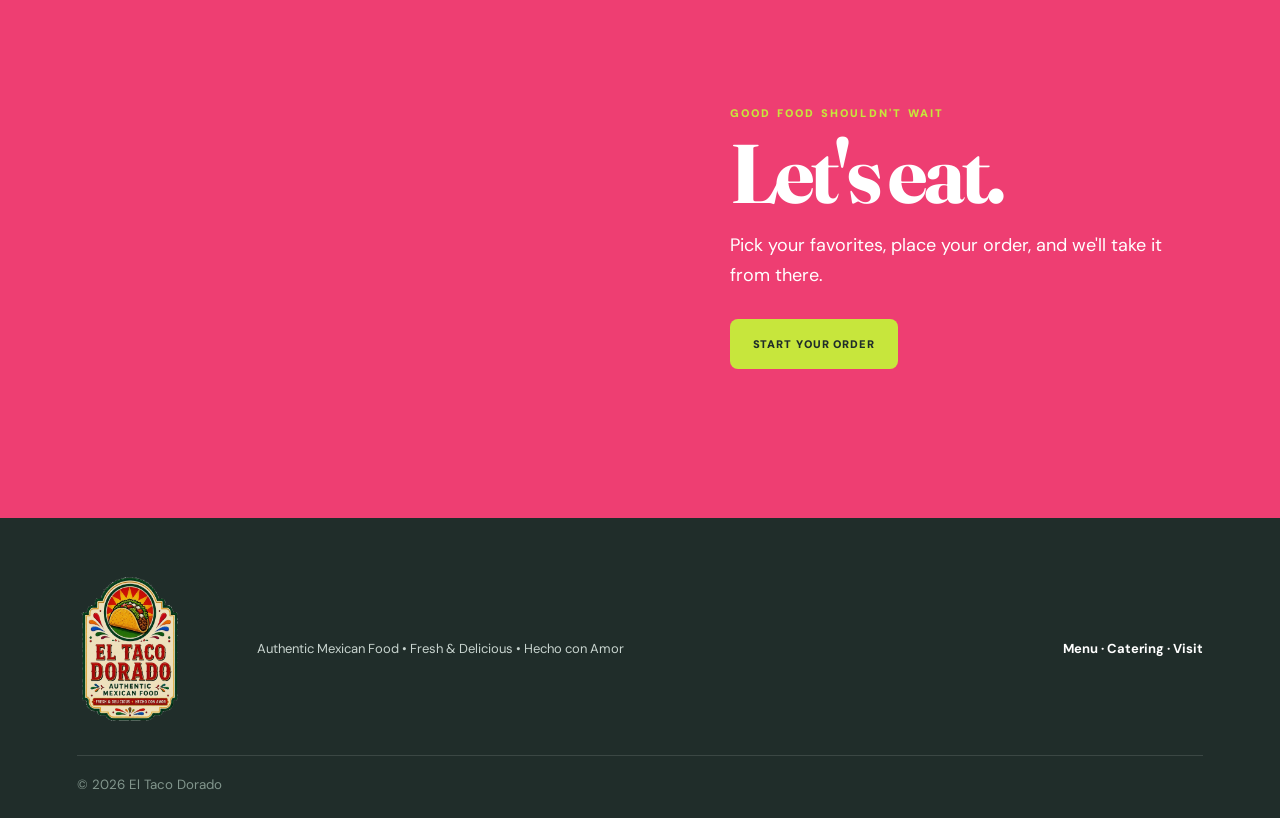
<file: concept-3/index.html>
<!doctype html>
<html lang="en">
<head>
<meta name="robots" content="noindex, nofollow, noarchive, nosnippet, noimageindex">
<meta charset="utf-8"><meta name="viewport" content="width=device-width,initial-scale=1"><meta name="theme-color" content="#54144D"><title>El Taco Dorado | Authentic Mexican Food</title><meta name="description" content="El Taco Dorado — authentic Mexican food, bold flavor, vibrant hospitality."><link rel="preconnect" href="https://fonts.googleapis.com"><link rel="preconnect" href="https://fonts.gstatic.com" crossorigin><link href="https://fonts.googleapis.com/css2?family=DM+Sans:wght@400;500;600;700;800&family=Fraunces:opsz,wght@9..144,700;9..144,900&display=swap" rel="stylesheet"><link rel="stylesheet" href="styles.css">
</head><body>
<header><a class="brand" href="#top"><img src="../assets/el-taco-dorado-logo.png" alt="El Taco Dorado"></a><button class="menu" aria-controls="nav" aria-expanded="false">MENU</button><nav id="nav"><a href="#menu">Menu</a><a href="#story">Our Story</a><a href="#catering">Catering</a><a href="#visit">Visit</a></nav><a class="order-top" href="#order">ORDER ONLINE</a></header>
<main id="top">
<section class="hero"><div class="hero-photo reveal"><div class="photo-label">AUTHENTIC • FRESH • COLORFUL</div></div><div class="hero-content reveal"><div class="sun"></div><p class="eyebrow">WELCOME TO EL TACO DORADO</p><h1>Mexican food<br><em>with soul.</em></h1><p class="lead">Big flavor, bright ingredients, warm hospitality, and recipes inspired by tradition.</p><div class="actions"><a class="btn coral" href="#order">Order Online</a><a class="btn ink" href="#menu">Explore Menu</a></div><div class="hero-notes"><span>FRESH DAILY</span><span>FAMILY RECIPES</span><span>HECHO CON AMOR</span></div></div></section>
<section class="color-strip"><span></span><span></span><span></span><span></span><span></span></section>
<section class="menu-section" id="menu"><div class="menu-intro reveal"><p class="eyebrow">WHAT ARE YOU CRAVING?</p><h2>A little bit<br>of everything.</h2><p>From crisp tacos dorados to juicy street tacos and rich birria, every plate is built for color, texture and flavor.</p><a href="#order" class="arrow-link">VIEW THE FULL MENU <b>↗</b></a></div><div class="mosaic"><article class="tile tile-big reveal"><div class="img tacos"></div><div class="tile-copy"><small>SIGNATURE</small><h3>Tacos Dorados</h3></div></article><article class="tile reveal"><div class="img birria"></div><div class="tile-copy"><small>RICH & SAVORY</small><h3>Birria</h3></div></article><article class="tile reveal"><div class="img salsa"></div><div class="tile-copy"><small>BRIGHT & FRESH</small><h3>House Salsa</h3></div></article></div></section>
<section class="experience"><div class="experience-photo reveal"></div><div class="experience-copy reveal"><p class="eyebrow light">THE EL TACO DORADO EXPERIENCE</p><h2>Come hungry.<br>Leave happy.</h2><p>Fast enough for lunch. Fun enough for Friday night. Welcoming enough for the whole family.</p><div class="three"><div><b>01</b><strong>Fresh</strong><span>Made to order</span></div><div><b>02</b><strong>Authentic</strong><span>Tradition first</span></div><div><b>03</b><strong>Vibrant</strong><span>Food + atmosphere</span></div></div></div></section>
<section class="story" id="story"><div class="story-copy reveal"><p class="eyebrow">OUR KITCHEN</p><h2>Tradition is the secret ingredient.</h2><p>At El Taco Dorado, authentic Mexican flavor is the starting point — warm tortillas, seasoned meats, crisp vegetables, bright citrus, fresh herbs and salsa with personality.</p><p>We pair that tradition with a colorful, modern restaurant experience made for gathering, sharing and coming back again.</p></div><div class="story-collage reveal"><div class="story-one"></div><div class="story-two"></div><div class="quote">“FRESH &<br>DELICIOUS”</div></div></section>
<section class="catering" id="catering"><div class="catering-photo reveal"></div><div class="catering-copy reveal"><p class="eyebrow light">CATERING</p><h2>Turn any gathering into a fiesta.</h2><p>Birthdays, office lunches, graduations, showers and family celebrations. Let El Taco Dorado bring the color and flavor.</p><a class="btn lime" href="mailto:hello@eltacodorado.com?subject=Catering Inquiry">Plan Your Catering</a></div></section>
<section class="visit" id="visit"><div class="visit-head reveal"><p class="eyebrow">COME SEE US</p><h2>Your table is waiting.</h2></div><div class="visit-grid"><div class="location-card reveal"><div><small>ADDRESS</small><p>Add restaurant address here</p></div><div><small>HOURS</small><p>Mon–Thu 11am–9pm<br>Fri–Sat 11am–10pm<br>Sun 11am–9pm</p></div><div><small>PHONE</small><p>(000) 000-0000</p></div><div class="actions"><a class="btn coral" href="#order">Order Online</a><a class="btn ink" href="#">Directions</a></div></div><div class="location-photo reveal"></div></div></section>
<section class="final" id="order"><div class="final-food reveal"></div><div class="final-copy reveal"><p class="eyebrow light">GOOD FOOD SHOULDN'T WAIT</p><h2>Let's eat.</h2><p>Pick your favorites, place your order, and we'll take it from there.</p><a class="btn lime" href="#">Start Your Order</a></div></section>
</main>
<footer><img src="../assets/el-taco-dorado-logo.png" alt="El Taco Dorado"><p>Authentic Mexican Food • Fresh & Delicious • Hecho con Amor</p><div><a href="#menu">Menu</a> · <a href="#catering">Catering</a> · <a href="#visit">Visit</a></div><small>© <span id="year"></span> El Taco Dorado</small></footer><script src="script.js"></script>
</body></html>
</file>
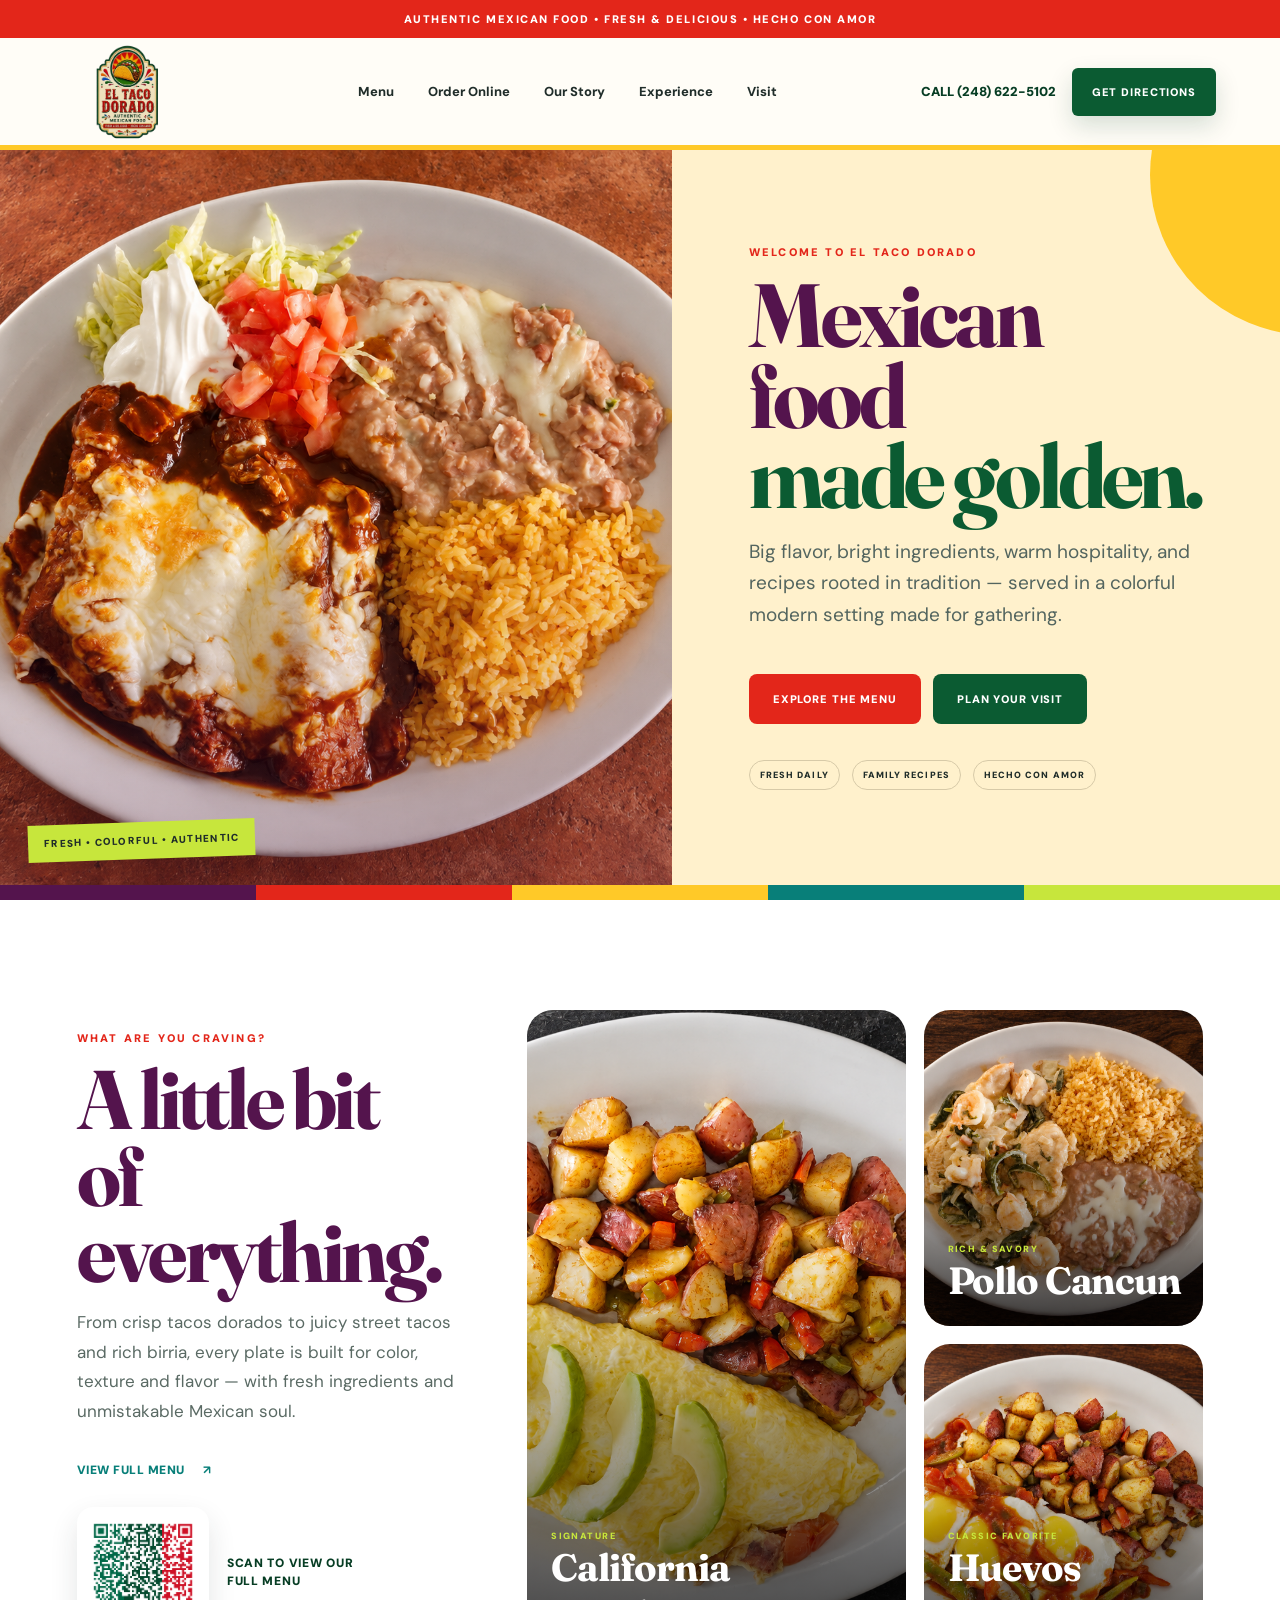
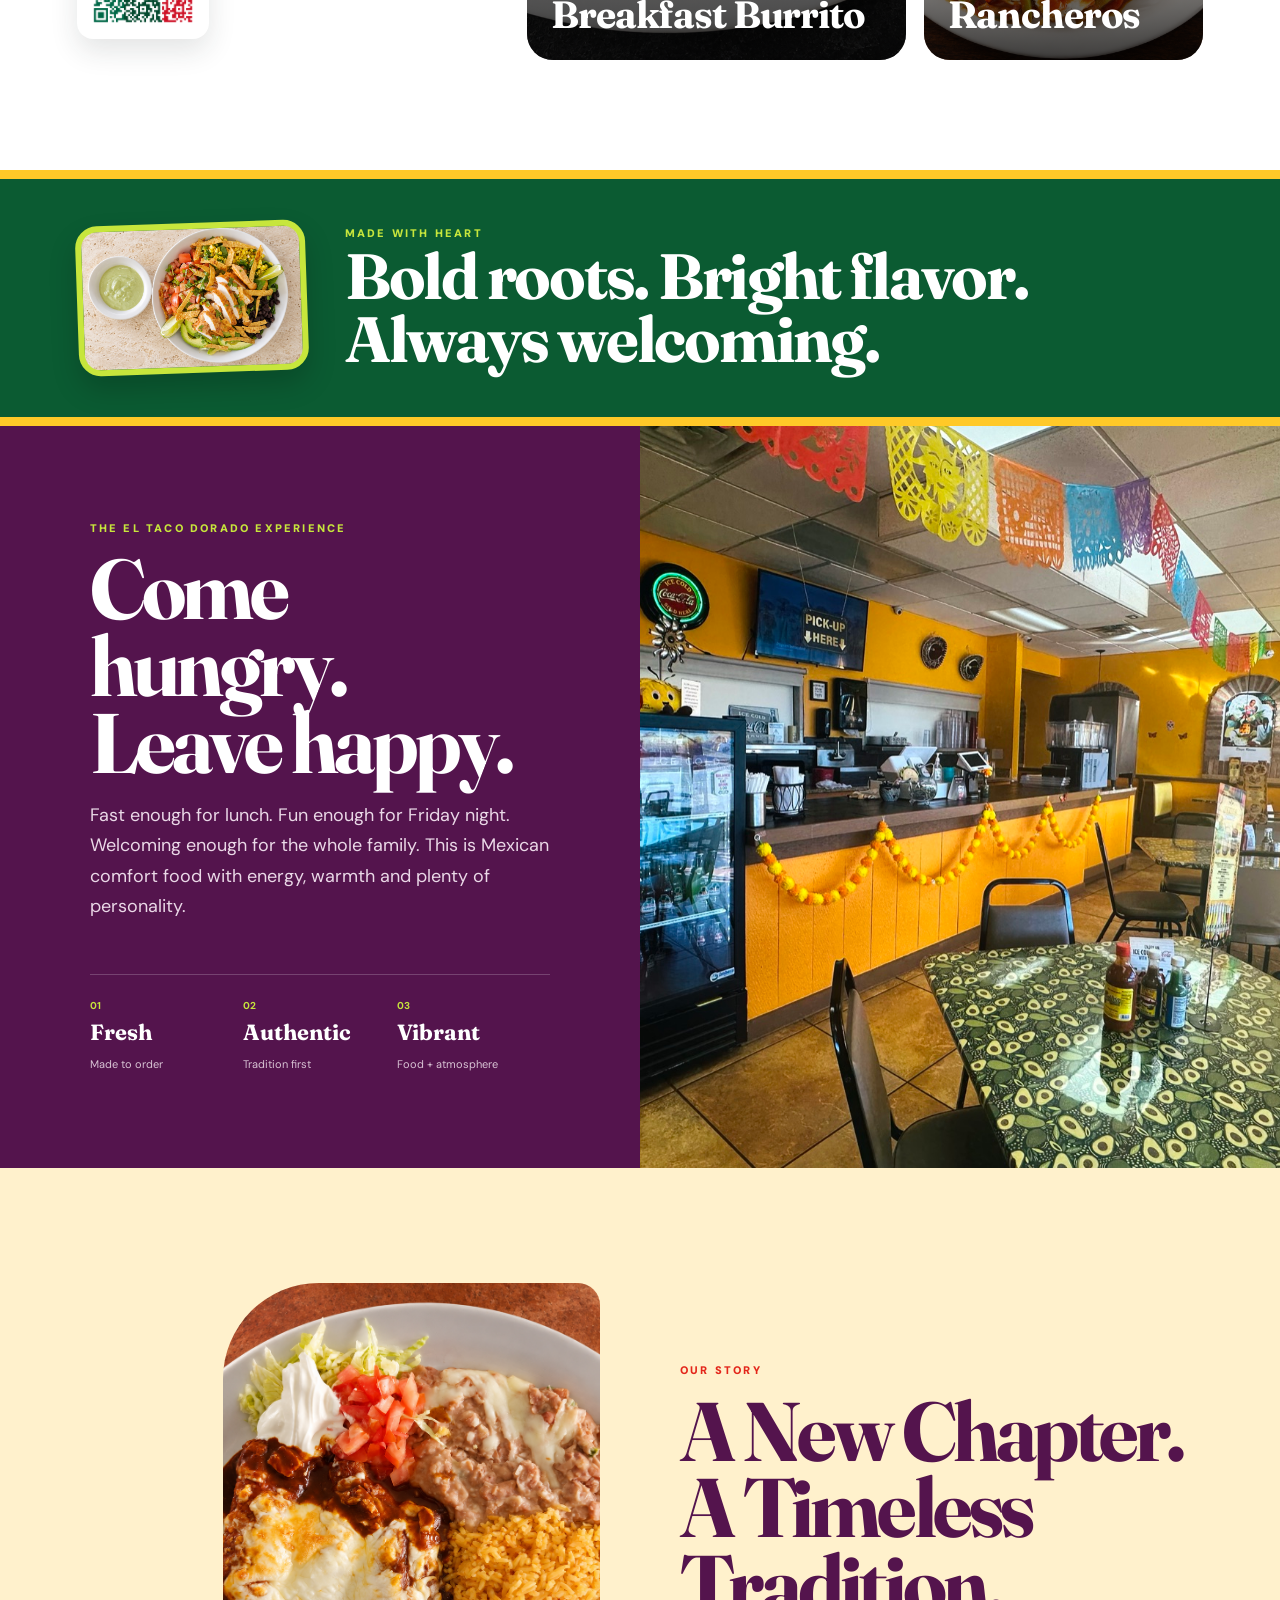
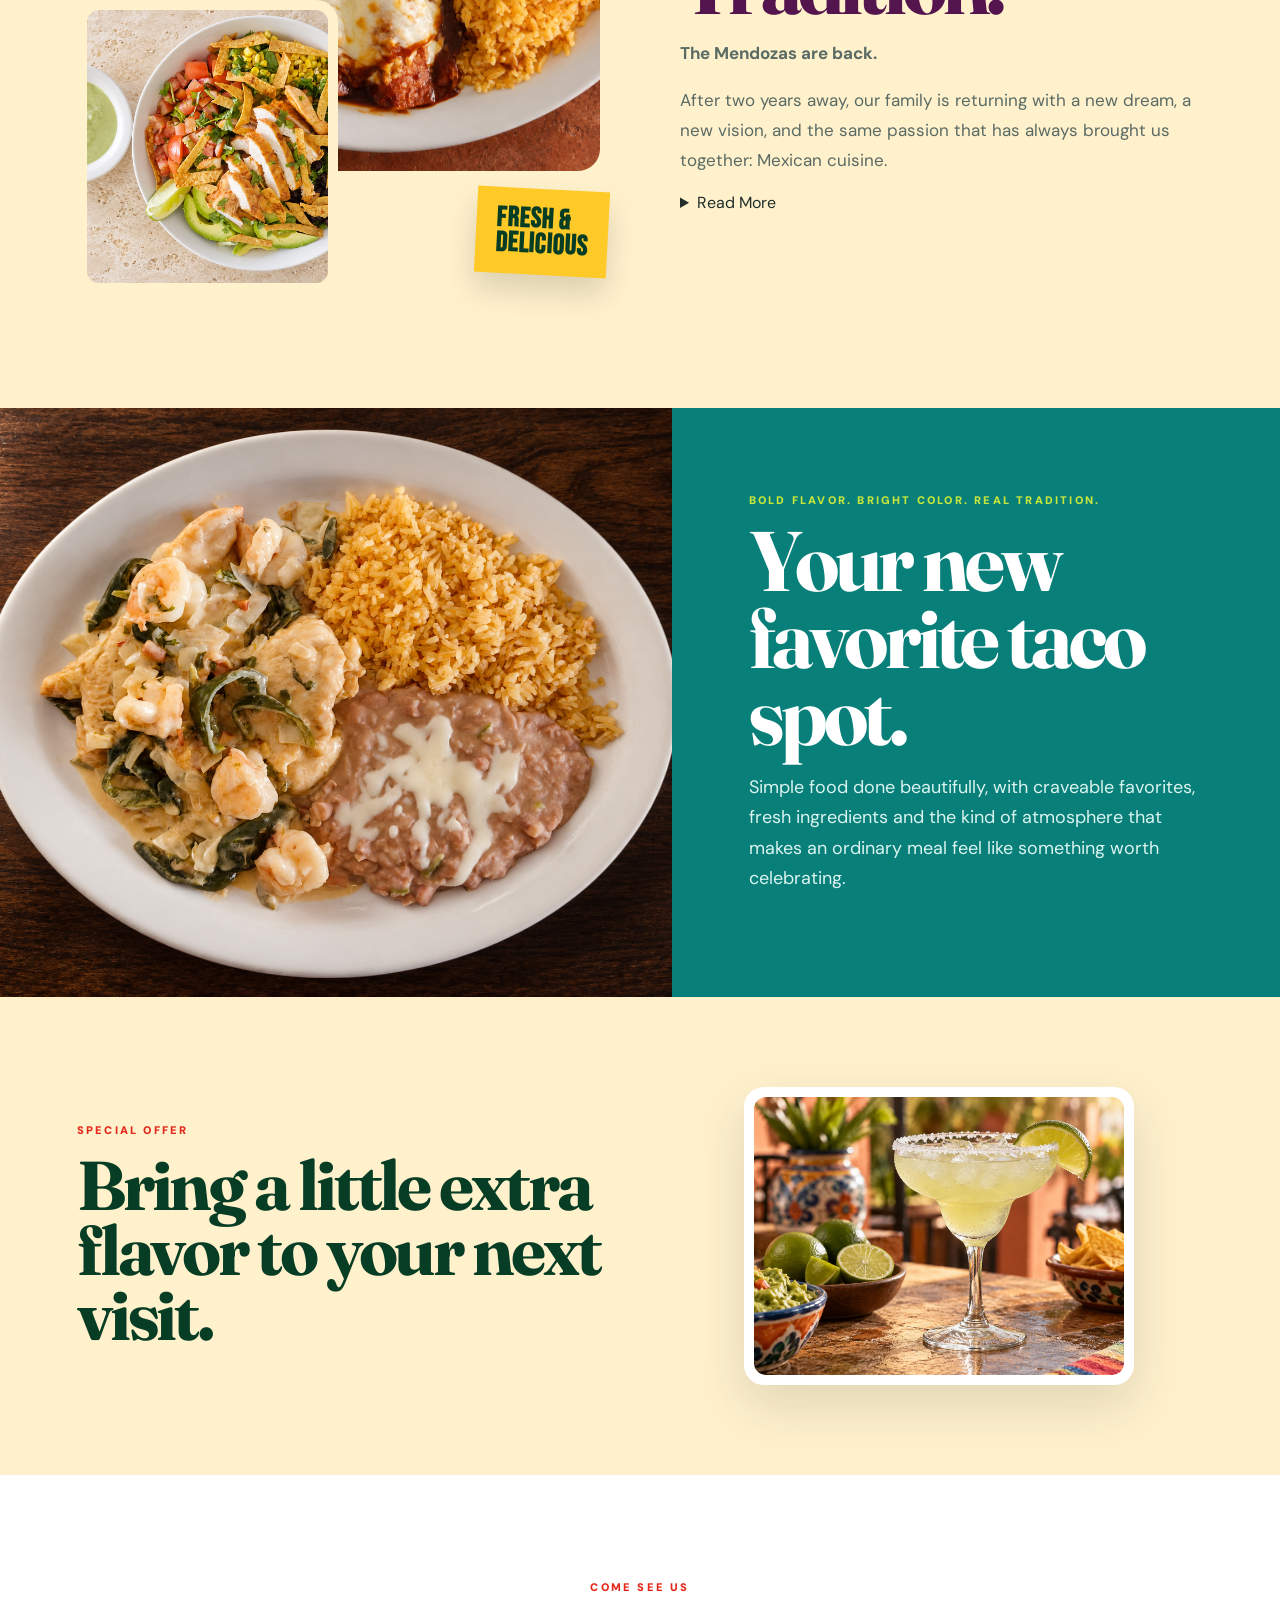
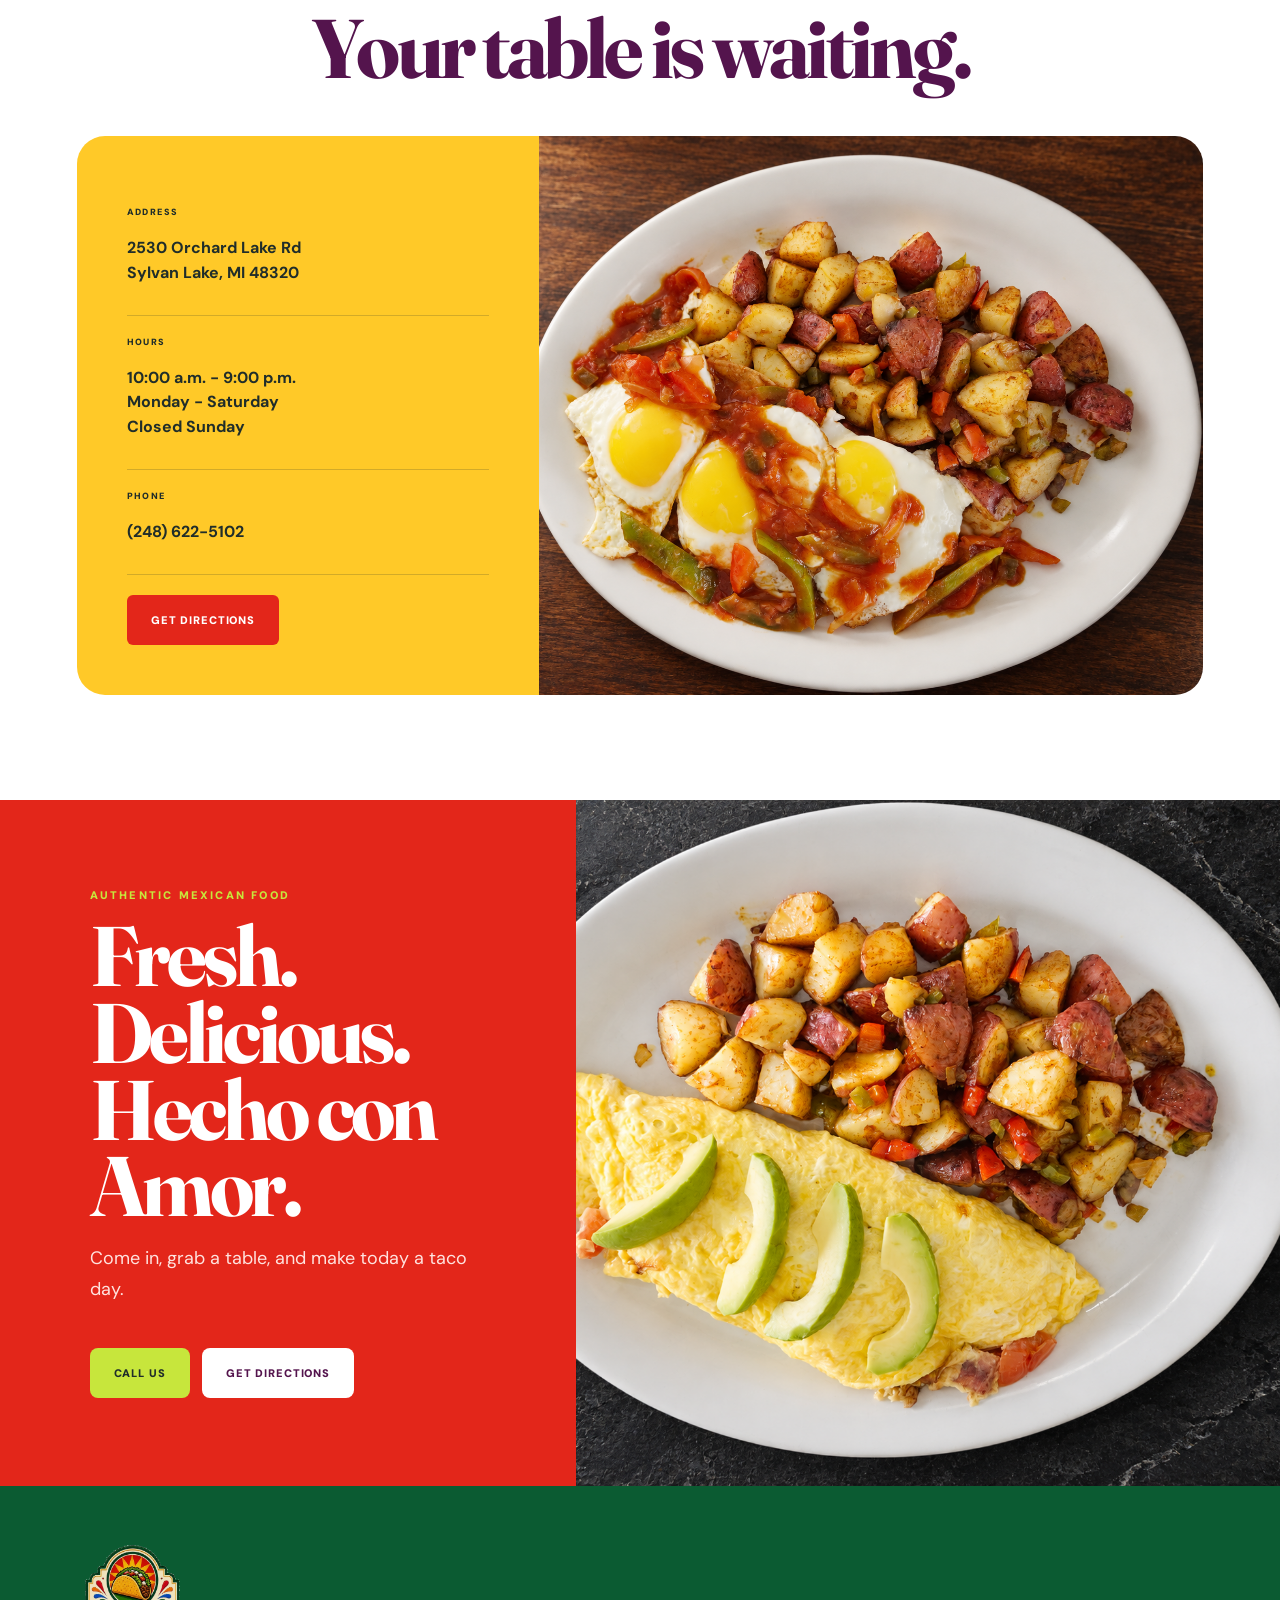
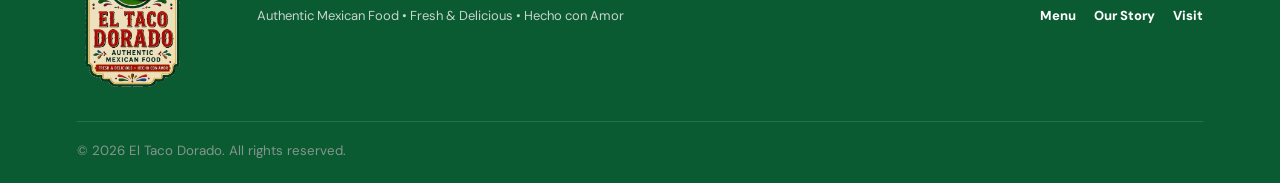
<file: concept-4/index.html>
<!doctype html>
<html lang="en">
<head>
  <meta name="robots" content="noindex, nofollow, noarchive, nosnippet, noimageindex">
  <meta charset="utf-8">
  <meta name="viewport" content="width=device-width,initial-scale=1">
  <meta name="theme-color" content="#0B5B32">
  <link rel="icon" type="image/png" href="../assets/el-taco-dorado-logo.png">
  <link rel="apple-touch-icon" href="../assets/el-taco-dorado-logo.png">
  <title>El Taco Dorado | Authentic Mexican Food</title>
  <meta name="description" content="El Taco Dorado — authentic Mexican food, bright ingredients, bold flavor and a warm modern atmosphere.">
  <link rel="preconnect" href="https://fonts.googleapis.com">
  <link rel="preconnect" href="https://fonts.gstatic.com" crossorigin>
  <link href="https://fonts.googleapis.com/css2?family=Bebas+Neue&family=DM+Sans:wght@400;500;600;700;800&family=Fraunces:opsz,wght@9..144,700;9..144,900&display=swap" rel="stylesheet">
  <link rel="stylesheet" href="styles.css">
</head>
<body>
  <div class="topbar">AUTHENTIC MEXICAN FOOD • FRESH & DELICIOUS • HECHO CON AMOR</div>

  <header class="site-header">
    <a class="brand" href="#top" aria-label="El Taco Dorado home">
      <img src="../assets/el-taco-dorado-logo.png" alt="El Taco Dorado">
    </a>

    <button class="menu-toggle" aria-expanded="false" aria-controls="nav">MENU</button>

    <nav id="nav">
      <a href="../assets/El-Taco-Dorado-Menu.pdf" target="_blank" rel="noopener">Menu</a>
      <a href="https://el-taco-dorado-sylvan-lake.cloveronline.com/" target="_blank" rel="noopener">Order Online</a>
      <a href="#story">Our Story</a>
      <a href="#experience">Experience</a>
      <a href="#visit">Visit</a>
    </nav>

    <div class="header-actions">
      <a class="phone-link" href="tel:+12486225102">CALL (248) 622-5102</a>
      <a class="directions-btn" href="https://www.google.com/maps/search/?api=1&query=2530+Orchard+Lake+Rd%2C+Sylvan+Lake%2C+MI+48320" target="_blank" rel="noopener">GET DIRECTIONS</a>
    </div>
  </header>

  <main id="top">
    <section class="hero">
      <div class="hero-photo reveal">
        <div class="photo-tag">FRESH • COLORFUL • AUTHENTIC</div>
      </div>

      <div class="hero-copy reveal">
        <div class="sun-shape"></div>
        <p class="eyebrow">WELCOME TO EL TACO DORADO</p>
        <h1>Mexican food<br><em>made golden.</em></h1>
        <p class="lead">Big flavor, bright ingredients, warm hospitality, and recipes rooted in tradition — served in a colorful modern setting made for gathering.</p>
        <div class="hero-actions">
          <a class="btn primary" href="../assets/El-Taco-Dorado-Menu.pdf" target="_blank" rel="noopener">Explore the Menu</a>
          <a class="btn secondary" href="#visit">Plan Your Visit</a>
        </div>
        <div class="hero-pills">
          <span>FRESH DAILY</span>
          <span>FAMILY RECIPES</span>
          <span>HECHO CON AMOR</span>
        </div>
      </div>
    </section>

    <section class="color-strip" aria-hidden="true">
      <span></span><span></span><span></span><span></span><span></span>
    </section>

    <section class="menu-section" id="menu">
      <div class="menu-intro reveal">
        <p class="eyebrow">WHAT ARE YOU CRAVING?</p>
        <h2>A little bit<br>of everything.</h2>
        <p>From crisp tacos dorados to juicy street tacos and rich birria, every plate is built for color, texture and flavor — with fresh ingredients and unmistakable Mexican soul.</p>
        <a class="menu-link" href="../assets/El-Taco-Dorado-Menu.pdf" target="_blank" rel="noopener">VIEW FULL MENU <b>↗</b></a>
        <a class="menu-qr" href="../assets/El-Taco-Dorado-Menu.pdf" target="_blank" rel="noopener" aria-label="Scan or click to view the El Taco Dorado menu PDF"><img src="../assets/el-taco-dorado-menu-qr.png" alt="QR code for the El Taco Dorado menu"><span>Scan to view our full menu</span></a>
      </div>

      <div class="menu-mosaic">
        <article class="tile tile-large reveal">
          <div class="tile-image tacos"></div>
          <div class="tile-copy"><small>SIGNATURE</small><h3>California Breakfast Burrito</h3></div>
        </article>
        <article class="tile reveal">
          <div class="tile-image birria"></div>
          <div class="tile-copy"><small>RICH & SAVORY</small><h3>Pollo Cancun</h3></div>
        </article>
        <article class="tile reveal">
          <div class="tile-image street"></div>
          <div class="tile-copy"><small>CLASSIC FAVORITE</small><h3>Huevos Rancheros</h3></div>
        </article>
      </div>
    </section>

    <section class="flavor-band">
      <div class="flavor-band-inner reveal">
        <div class="flavor-band-photo" role="img" aria-label="A colorful plate of Mexican food"></div>
        <div class="flavor-band-copy">
          <p>MADE WITH HEART</p>
          <h2>Bold roots. Bright flavor. Always welcoming.</h2>
        </div>
      </div>
    </section>

    <section class="experience" id="experience">
      <div class="experience-copy reveal">
        <p class="eyebrow light">THE EL TACO DORADO EXPERIENCE</p>
        <h2>Come hungry.<br>Leave happy.</h2>
        <p>Fast enough for lunch. Fun enough for Friday night. Welcoming enough for the whole family. This is Mexican comfort food with energy, warmth and plenty of personality.</p>
        <div class="three-points">
          <div><b>01</b><strong>Fresh</strong><span>Made to order</span></div>
          <div><b>02</b><strong>Authentic</strong><span>Tradition first</span></div>
          <div><b>03</b><strong>Vibrant</strong><span>Food + atmosphere</span></div>
        </div>
      </div>
      <div class="experience-photo reveal"></div>
    </section>

    <section class="story" id="story">
      <div class="story-collage reveal">
        <div class="story-one"></div>
        <div class="story-two"></div>
        <div class="quote-card">FRESH &<br>DELICIOUS</div>
      </div>

      <div class="story-copy reveal">
        <p class="eyebrow">OUR STORY</p>
        <h2>A New Chapter. A Timeless Tradition.</h2>
        <p><strong>The Mendozas are back.</strong></p>
        <p>After two years away, our family is returning with a new dream, a new vision, and the same passion that has always brought us together: Mexican cuisine.</p>
        <details class="story-more">
          <summary>Read More</summary>
          <p>Leading this new chapter are Chef Beto and his wife, Vanessa, owners of El Taco Dorado. Together, they have transformed their passion for food, their Mexican roots, and their love of bringing people together around the table into a new family restaurant concept.</p>
          <p>With more than 27 years of experience in the kitchen, Chef Beto has dedicated much of his life to mastering the art of cooking. His experience, passion, and respect for quality ingredients are at the heart of every dish we proudly serve.</p>
          <p>For Beto and Vanessa, El Taco Dorado is much more than a restaurant. It is a family project, created with love, dedication, and the desire to share something truly special with our community.</p>
          <p>Our cuisine is inspired by our Mexican roots and by the flavors that bring back memories of family, celebrations, and moments shared around the table. Every dish is prepared with care and attention to detail, honoring tradition while bringing a modern and elegant touch to the experience.</p>
          <p>We want every guest who walks through our doors to feel welcomed, enjoy our food, and most importantly, feel like part of our family.</p>
          <p>After two years, we are not simply returning to open a restaurant.</p>
          <p>We are returning to begin a new chapter—and we are excited to share it with you.</p>
          <p>Welcome to El Taco Dorado.</p>
          <p>Our family. Our roots. Our passion.</p>
          <p>Your table.</p>
        </details>
      </div>
    </section>

    <section class="feature-band">
      <div class="feature-photo reveal"></div>
      <div class="feature-copy reveal">
        <p class="eyebrow light">BOLD FLAVOR. BRIGHT COLOR. REAL TRADITION.</p>
        <h2>Your new favorite taco spot.</h2>
        <p>Simple food done beautifully, with craveable favorites, fresh ingredients and the kind of atmosphere that makes an ordinary meal feel like something worth celebrating.</p>
      </div>
    </section>

    <section class="coupon-section" id="coupon">
      <div class="coupon-copy reveal">
        <p class="eyebrow">SPECIAL OFFER</p>
        <h2>Bring a little extra flavor to your next visit.</h2>
      </div>
      <div class="coupon-preview reveal">
        <img src="../assets/el-taco-dorado-margarita.webp" alt="Classic lime margarita with a salted rim and fresh lime wedge">
      </div>
    </section>

    <section class="visit" id="visit">
      <div class="visit-heading reveal">
        <p class="eyebrow">COME SEE US</p>
        <h2>Your table is waiting.</h2>
      </div>

      <div class="visit-grid">
        <div class="visit-card reveal">
          <div>
            <small>ADDRESS</small>
            <p>2530 Orchard Lake Rd<br>Sylvan Lake, MI 48320</p>
          </div>
          <div>
            <small>HOURS</small>
            <p>10:00 a.m. - 9:00 p.m.<br>Monday - Saturday<br>Closed Sunday</p>
          </div>
          <div>
            <small>PHONE</small>
            <p><a href="tel:+12486225102">(248) 622-5102</a></p>
          </div>
          <a class="btn primary square" href="https://www.google.com/maps/search/?api=1&query=2530+Orchard+Lake+Rd%2C+Sylvan+Lake%2C+MI+48320" target="_blank" rel="noopener">Get Directions</a>
        </div>
        <div class="visit-photo reveal"></div>
      </div>
    </section>

    <section class="final-cta">
      <div class="final-copy reveal">
        <p class="eyebrow light">AUTHENTIC MEXICAN FOOD</p>
        <h2>Fresh. Delicious.<br>Hecho con Amor.</h2>
        <p>Come in, grab a table, and make today a taco day.</p>
        <div class="final-actions">
          <a class="btn lime" href="tel:+12486225102">Call Us</a>
          <a class="btn white" href="https://www.google.com/maps/search/?api=1&query=2530+Orchard+Lake+Rd%2C+Sylvan+Lake%2C+MI+48320" target="_blank" rel="noopener">Get Directions</a>
        </div>
      </div>
      <div class="final-food reveal"></div>
    </section>
  </main>

  <footer>
    <img src="../assets/el-taco-dorado-logo.png" alt="El Taco Dorado">
    <p>Authentic Mexican Food • Fresh & Delicious • Hecho con Amor</p>
    <div class="footer-links"><a href="../assets/El-Taco-Dorado-Menu.pdf" target="_blank" rel="noopener">Menu</a><a href="#story">Our Story</a><a href="#visit">Visit</a></div>
    <small>© <span id="year"></span> El Taco Dorado. All rights reserved.</small>
  </footer>

  <script src="script.js"></script>
</body>
</html>
</file>
<file: concept-1/styles.css>
:root{
  --green:#073f2a;
  --green-2:#0d5b3b;
  --red:#d9251c;
  --gold:#f2a900;
  --orange:#f36b21;
  --cream:#fff6df;
  --ink:#173128;
  --white:#fffdf8;
  --radius:28px;
}
*{box-sizing:border-box}
html{scroll-behavior:smooth}
body{
  margin:0;
  color:var(--ink);
  background:var(--cream);
  font-family:"DM Sans",sans-serif;
  overflow-x:hidden
}
a{color:inherit;text-decoration:none}
img{display:block;max-width:100%}
.announcement{
  min-height:38px;background:var(--green);color:white;
  display:flex;align-items:center;justify-content:center;gap:28px;
  padding:7px 20px;font-size:13px;font-weight:600;letter-spacing:.04em
}
.announcement a{color:#ffd766;text-transform:uppercase;font-size:11px;letter-spacing:.12em}
.site-header{
  height:96px;display:flex;align-items:center;justify-content:space-between;
  padding:0 clamp(22px,5vw,82px);position:sticky;top:0;background:rgba(255,246,223,.94);
  backdrop-filter:blur(16px);z-index:50;border-bottom:1px solid rgba(7,63,42,.08)
}
.brand img{width:84px;max-height:78px;object-fit:contain}
nav{display:flex;align-items:center;gap:32px;font-weight:700;font-size:14px}
nav a{position:relative}
nav a:not(.nav-cta):after{content:"";position:absolute;left:0;right:100%;bottom:-5px;height:2px;background:var(--red);transition:.25s}
nav a:hover:after{right:0}
.nav-cta{background:var(--red);color:white;padding:13px 20px;border-radius:999px;box-shadow:0 10px 30px rgba(217,37,28,.2)}
.nav-toggle{display:none;border:0;background:var(--green);color:white;padding:10px 14px;border-radius:999px}
.hero{
  min-height:760px;display:grid;grid-template-columns:1.02fr .98fr;align-items:center;
  gap:clamp(20px,4vw,70px);padding:68px clamp(22px,6vw,96px) 82px;position:relative;isolation:isolate
}
.sun{position:absolute;border-radius:50%;z-index:-1}
.sun-a{width:420px;height:420px;background:rgba(242,169,0,.14);left:-170px;top:90px}
.sun-b{width:260px;height:260px;border:50px solid rgba(217,37,28,.08);right:-110px;bottom:90px}
.eyebrow{font-size:12px;text-transform:uppercase;letter-spacing:.2em;font-weight:800;color:var(--red);margin:0 0 14px}
.eyebrow.dark{color:var(--green)}
h1,h2,h3{font-family:"Fraunces",serif;margin:0;line-height:.98}
h1{font-size:clamp(56px,7vw,106px);letter-spacing:-.045em;color:var(--green)}
h1 span{color:var(--red)}
.lead{font-size:19px;line-height:1.65;max-width:620px;margin:28px 0;color:#37584c}
.hero-actions{display:flex;flex-wrap:wrap;gap:12px;margin:30px 0 22px}
.button{display:inline-flex;align-items:center;justify-content:center;min-height:50px;padding:0 24px;border-radius:999px;font-weight:800;font-size:14px;transition:.22s;border:2px solid transparent}
.button:hover{transform:translateY(-2px)}
.primary{background:var(--red);color:white;box-shadow:0 14px 35px rgba(217,37,28,.22)}
.ghost{border-color:rgba(7,63,42,.25);color:var(--green);background:rgba(255,255,255,.3)}
.dark{background:var(--green);color:white}
.light{background:var(--cream);color:var(--green)}
.outline-light{border-color:rgba(255,255,255,.7);color:white}
.mini-proof{display:flex;gap:10px;flex-wrap:wrap;font-size:12px;text-transform:uppercase;letter-spacing:.08em;color:#527064}
.hero-art{min-height:590px;position:relative}
.photo-main{
  position:absolute;inset:0 0 0 42px;border-radius:48% 48% 32px 32px;
  background:
    linear-gradient(180deg,rgba(7,63,42,.04),rgba(7,63,42,.28)),
    url("https://images.unsplash.com/photo-1551504734-5ee1c4a1479b?auto=format&fit=crop&w=1200&q=88") center/cover;
  box-shadow:0 34px 80px rgba(7,63,42,.22);
}
.photo-main:after{content:"";position:absolute;inset:18px;border:1px solid rgba(255,255,255,.52);border-radius:inherit}
.floating-card{
  position:absolute;background:rgba(255,253,248,.93);backdrop-filter:blur(12px);
  border-radius:20px;padding:14px 18px;display:flex;align-items:center;gap:12px;
  box-shadow:0 18px 45px rgba(19,56,43,.18);border:1px solid rgba(255,255,255,.65)
}
.floating-card small{display:block;color:#698176;font-weight:600}
.floating-card strong{display:block;color:var(--green);margin-top:2px}
.card-top{left:0;top:95px}.card-bottom{right:-24px;bottom:64px}
.icon,.pepper{font-size:24px}
.marquee{background:var(--gold);color:var(--green);font-weight:900;letter-spacing:.1em;white-space:nowrap;overflow:hidden;padding:17px 0;font-size:13px}
.marquee div{display:inline-block;animation:slide 24s linear infinite}
@keyframes slide{from{transform:translateX(0)}to{transform:translateX(-35%)}}
.intro{
  display:grid;grid-template-columns:.92fr 1.08fr;gap:clamp(40px,7vw,110px);align-items:center;
  padding:120px clamp(22px,6vw,96px);background:var(--white)
}
.intro-photo{
  min-height:590px;border-radius:34px;
  background:url("https://images.unsplash.com/photo-1565299585323-38d6b0865b47?auto=format&fit=crop&w=1100&q=88") center/cover;
  box-shadow:18px 18px 0 var(--gold)
}
.intro h2,.favorites h2,.experience h2,.visit h2,.order h2{font-size:clamp(42px,5vw,76px);color:var(--green);letter-spacing:-.035em}
.intro p{font-size:17px;line-height:1.75;color:#4f6e63;max-width:680px}
.text-link{display:inline-flex;gap:16px;align-items:center;margin-top:8px;font-weight:800;color:var(--red)}
.favorites{padding:112px clamp(22px,6vw,96px) 125px}
.section-heading{text-align:center;max-width:760px;margin:0 auto 54px}
.section-heading p:last-child{font-size:17px;color:#59746a}
.dish-grid{display:grid;grid-template-columns:repeat(3,1fr);gap:22px;max-width:1380px;margin:0 auto}
.dish-card{background:var(--white);border-radius:26px;overflow:hidden;box-shadow:0 18px 50px rgba(27,58,46,.08);transition:.25s}
.dish-card:hover{transform:translateY(-7px);box-shadow:0 25px 60px rgba(27,58,46,.14)}
.dish-photo{height:300px;background-size:cover;background-position:center}
.dish-1{background-image:url("https://images.unsplash.com/photo-1552332386-f8dd00dc2f85?auto=format&fit=crop&w=900&q=86")}
.dish-2{background-image:url("https://images.unsplash.com/photo-1599974579688-8dbdd335c77f?auto=format&fit=crop&w=900&q=86")}
.dish-3{background-image:url("https://images.unsplash.com/photo-1624300629298-e9de39c13be5?auto=format&fit=crop&w=900&q=86")}
.dish-content{padding:24px}
.dish-content h3{font-size:31px;color:var(--green)}
.dish-content p{line-height:1.6;color:#5f766e}
.tag{text-transform:uppercase;letter-spacing:.15em!important;font-size:10px!important;color:var(--red)!important;font-weight:900;margin:0 0 5px}
.center{text-align:center;margin-top:42px}
.catering{
  background:var(--green);color:white;display:grid;grid-template-columns:1.05fr .95fr;
  padding:80px clamp(22px,6vw,96px);gap:60px;align-items:center;position:relative;overflow:hidden
}
.pattern{
  position:absolute;width:520px;height:520px;border:70px solid rgba(242,169,0,.08);
  border-radius:50%;left:-210px;bottom:-260px
}
.catering-card{position:relative;z-index:2}
.catering h2{font-size:clamp(46px,5.4vw,82px);color:white;letter-spacing:-.035em}
.catering p:not(.eyebrow){font-size:18px;line-height:1.7;color:#d7e9df;max-width:650px}
.catering .eyebrow{color:#ffd34d}
.catering-photo{
  min-height:560px;border-radius:32px;background:
  url("https://images.unsplash.com/photo-1562059390-a761a084768e?auto=format&fit=crop&w=1100&q=88") center/cover;
  box-shadow:20px 20px 0 var(--red)
}
.experience{padding:115px clamp(22px,6vw,96px);background:var(--white)}
.experience-copy{max-width:850px;margin-bottom:54px}
.experience-points{display:grid;grid-template-columns:repeat(3,1fr);border-top:1px solid #dfe7e2}
.experience-points article{padding:34px 45px 20px 0;border-right:1px solid #dfe7e2}
.experience-points article+article{padding-left:34px}
.experience-points article:last-child{border-right:0}
.experience-points span{font-size:12px;color:var(--red);font-weight:900}
.experience-points h3{font-size:30px;color:var(--green);margin:10px 0}
.experience-points p{color:#5f766e;line-height:1.6}
.visit{display:grid;grid-template-columns:1.15fr .85fr;min-height:620px}
.visit-card{padding:100px clamp(22px,6vw,96px);background:var(--gold)}
.visit-grid{display:grid;grid-template-columns:repeat(3,1fr);gap:24px;margin:42px 0}
.visit-grid small{text-transform:uppercase;letter-spacing:.14em;font-weight:900;font-size:10px;color:#7f4a00}
.visit-grid p{font-weight:700;line-height:1.6}
.map-art{background:var(--red);position:relative;display:flex;align-items:center;justify-content:center;color:white;text-align:center;overflow:hidden}
.map-art:before,.map-art:after{content:"";position:absolute;border-radius:50%;border:1px solid rgba(255,255,255,.25)}
.map-art:before{width:530px;height:530px}.map-art:after{width:340px;height:340px}
.map-pin{position:absolute;font-size:64px;top:34%;z-index:2}
.map-art span{font-family:"Fraunces",serif;font-size:32px;font-weight:800;letter-spacing:.02em;margin-top:140px;z-index:2}
.order{text-align:center;padding:105px 20px;background:var(--cream)}
.order-logo{width:145px;margin:0 auto 22px}
.order>p:not(.eyebrow){color:#60786f;font-size:17px}
.order .button{margin-top:20px}
footer{background:#042c1e;color:white;padding:64px clamp(22px,6vw,96px) 26px;display:grid;grid-template-columns:1.3fr 1fr 1fr;gap:30px;align-items:start}
.footer-brand img{width:120px;filter:drop-shadow(0 4px 12px rgba(0,0,0,.2))}
.footer-brand p{font-size:13px;color:#bcd1c6;max-width:360px}
.footer-links{display:grid;gap:11px;font-weight:700}
.social{font-size:13px;color:#c8dbd1;line-height:1.8}
.copyright{grid-column:1/-1;border-top:1px solid rgba(255,255,255,.1);padding-top:22px;color:#8fac9e;font-size:12px}
.reveal{opacity:0;transform:translateY(24px);transition:opacity .7s ease,transform .7s ease}
.reveal.in{opacity:1;transform:none}

@media (max-width:980px){
  nav{position:absolute;top:96px;left:0;right:0;display:none;flex-direction:column;align-items:stretch;padding:22px;background:var(--cream);border-bottom:1px solid #e8dcc1}
  nav.open{display:flex}.nav-toggle{display:block}
  .hero,.intro,.catering,.visit{grid-template-columns:1fr}
  .hero{padding-top:42px}.hero-art{min-height:520px}
  .photo-main{left:0}
  .dish-grid{grid-template-columns:1fr 1fr}
  .visit-grid{grid-template-columns:1fr 1fr}
  .map-art{min-height:420px}
}
@media (max-width:680px){
  .announcement{justify-content:space-between;gap:12px}
  .site-header{height:82px;padding-inline:18px}.brand img{width:72px}
  nav{top:82px}
  .hero{min-height:auto;padding:48px 18px 68px}
  h1{font-size:56px}
  .lead{font-size:17px}
  .hero-art{min-height:410px;margin-top:16px}
  .card-top{top:40px}.card-bottom{right:-6px;bottom:24px}
  .floating-card{padding:10px 12px;font-size:12px}
  .intro,.favorites,.catering,.experience{padding:76px 18px}
  .intro-photo,.catering-photo{min-height:420px}
  .dish-grid{grid-template-columns:1fr}
  .dish-photo{height:280px}
  .experience-points{grid-template-columns:1fr}
  .experience-points article,.experience-points article+article{padding:26px 0;border-right:0;border-bottom:1px solid #dfe7e2}
  .visit-card{padding:76px 18px}
  .visit-grid{grid-template-columns:1fr}
  footer{grid-template-columns:1fr}
  .copyright{grid-column:1}
}
</file>
<file: concept-2/styles.css>
:root{
  --green:#0B5B32;
  --green-dark:#073d24;
  --red:#E3261A;
  --yellow:#FFC928;
  --blue:#1469D2;
  --orange:#F77A1A;
  --cream:#FFF1CC;
  --white:#FFFDF4;
  --ink:#14362B;
}
*{box-sizing:border-box}
html{scroll-behavior:smooth}
body{margin:0;background:var(--white);color:var(--ink);font-family:"DM Sans",sans-serif;overflow-x:hidden}
a{text-decoration:none;color:inherit}
img{max-width:100%;display:block}
.topbar{
  background:var(--red);color:#fff;display:flex;align-items:center;justify-content:center;gap:28px;
  min-height:40px;padding:8px 20px;font-size:12px;font-weight:800;letter-spacing:.12em
}
.topbar a{background:var(--yellow);color:var(--green-dark);padding:6px 12px;border-radius:99px;font-size:10px}
.header{
  min-height:116px;display:flex;align-items:center;justify-content:space-between;padding:0 clamp(20px,5vw,74px);
  background:rgba(255,253,244,.96);position:sticky;top:0;z-index:30;border-bottom:5px solid var(--yellow)
}
.logo-lockup img{width:132px;max-height:104px;object-fit:contain}
nav{display:flex;align-items:center;gap:30px;font-weight:800;font-size:14px}
.order-pill{background:var(--green);color:white;padding:14px 22px;border-radius:99px}
.menu-btn{display:none;background:var(--green);color:#fff;border:0;padding:10px 14px;border-radius:99px;font-weight:800}
.hero{
  min-height:800px;display:grid;grid-template-columns:1.06fr .94fr;background:var(--cream);
  border-bottom:10px solid var(--green)
}
.hero-left{padding:58px clamp(22px,5.5vw,84px) 66px;position:relative;display:grid;grid-template-columns:220px 1fr;gap:40px;align-items:center;overflow:hidden}
.hero-logo-wrap{align-self:start;padding-top:28px;position:relative;z-index:2}
.hero-logo-wrap img{width:220px;filter:drop-shadow(0 18px 24px rgba(20,54,43,.18))}
.hero-copy{position:relative;z-index:2}
.kicker,.mini-label{font-size:11px;letter-spacing:.19em;font-weight:900;text-transform:uppercase;color:var(--red)}
h1,h2,h3{margin:0;font-family:"Bebas Neue",sans-serif;letter-spacing:.01em}
h1{font-size:clamp(72px,7.3vw,126px);line-height:.82;color:var(--green)}
.hero-copy p:not(.kicker){font-size:18px;line-height:1.6;max-width:620px;color:#3d5d52}
.actions{display:flex;gap:12px;flex-wrap:wrap;margin-top:28px}
.btn{display:inline-flex;align-items:center;justify-content:center;min-height:52px;padding:0 25px;border-radius:10px;font-weight:900;text-transform:uppercase;letter-spacing:.06em;font-size:12px;border:3px solid transparent;transition:.2s}
.btn:hover{transform:translateY(-3px)}
.red{background:var(--red);color:#fff}.yellow{background:var(--yellow);color:var(--green-dark)}.green{background:var(--green);color:#fff}.outline{border-color:white;color:white}
.burst-one{position:absolute;width:320px;height:320px;background:var(--yellow);border-radius:50%;left:-180px;top:120px}
.hero-right{position:relative;min-height:800px;background:var(--blue);overflow:hidden}
.hero-photo{position:absolute;inset:36px 36px 36px 0;background:
linear-gradient(180deg,rgba(0,0,0,.05),rgba(0,0,0,.18)),
url("https://images.unsplash.com/photo-1551504734-5ee1c4a1479b?auto=format&fit=crop&w=1200&q=90") center/cover;
border-radius:0 0 0 88px}
.stamp{position:absolute;right:32px;top:38px;width:120px;height:120px;border-radius:50%;background:var(--yellow);color:var(--green-dark);display:flex;align-items:center;justify-content:center;text-align:center;font-family:"Bebas Neue";font-size:26px;line-height:.9;border:8px solid var(--red);transform:rotate(8deg);box-shadow:0 18px 32px rgba(0,0,0,.18)}
.flag-stripe{position:absolute;bottom:0;width:33.333%;height:16px}.stripe-green{left:0;background:var(--green)}.stripe-white{left:33.333%;background:#fff}.stripe-red{right:0;background:var(--red)}
.ticker{background:var(--yellow);overflow:hidden;padding:16px 0;color:var(--green-dark);font-size:14px;font-weight:900;letter-spacing:.12em;white-space:nowrap}
.ticker div{display:inline-block;animation:scroll 22s linear infinite}@keyframes scroll{to{transform:translateX(-40%)}}
.favorites{padding:108px clamp(22px,5vw,76px) 124px;background:#fff}
.section-head{text-align:center;max-width:900px;margin:0 auto 55px}
.section-head h2{font-size:clamp(66px,7vw,110px);line-height:.86;color:var(--green)}
.cards{display:grid;grid-template-columns:repeat(3,1fr);gap:22px;max-width:1400px;margin:0 auto}
.food-card{border-radius:24px;overflow:hidden;border:6px solid var(--green-dark);box-shadow:0 18px 0 rgba(7,61,36,.12)}
.food-img{height:310px;background-size:cover;background-position:center}
.birria{background-image:url("https://images.unsplash.com/photo-1552332386-f8dd00dc2f85?auto=format&fit=crop&w=900&q=88")}
.street{background-image:url("https://images.unsplash.com/photo-1599974579688-8dbdd335c77f?auto=format&fit=crop&w=900&q=88")}
.dorado{background-image:url("https://images.unsplash.com/photo-1624300629298-e9de39c13be5?auto=format&fit=crop&w=900&q=88")}
.food-copy{padding:24px}.food-copy span{font-weight:900;font-size:12px}.food-copy h3{font-size:38px;line-height:1;color:var(--green-dark);margin:8px 0}.food-copy p{line-height:1.55;font-weight:600}
.yellow-card{background:var(--yellow)}.red-card{background:var(--red);color:white}.red-card .food-copy h3{color:white}.blue-card{background:var(--blue);color:white}.blue-card .food-copy h3{color:white}
.center{text-align:center;margin-top:45px}
.story{display:grid;grid-template-columns:1fr 1fr;min-height:720px;background:var(--green)}
.story-image{background:url("https://images.unsplash.com/photo-1565299585323-38d6b0865b47?auto=format&fit=crop&w=1200&q=90") center/cover;min-height:720px}
.story-copy{padding:92px clamp(28px,6vw,95px);color:#fff;display:flex;flex-direction:column;justify-content:center}
.story-copy .mini-label{color:var(--yellow)}.story-copy h2{font-size:clamp(72px,7vw,118px);line-height:.82;color:#fff}
.story-copy p{font-size:18px;line-height:1.7;color:#dff0e6}.text-link{color:var(--yellow);font-weight:900;margin-top:12px}
.logo-band{background:var(--red);padding:48px 22px;border-block:10px solid var(--yellow)}
.logo-band-inner{max-width:1180px;margin:auto;display:flex;align-items:center;justify-content:center;gap:38px;color:white;text-align:left}
.logo-band-photo{
  width:220px;height:150px;flex:0 0 auto;border-radius:22px;border:6px solid var(--yellow);
  background:url("https://images.unsplash.com/photo-1555939594-58d7cb561ad1?auto=format&fit=crop&w=800&q=90") center/cover;
  box-shadow:0 14px 26px rgba(0,0,0,.2);transform:rotate(-2deg)
}
.logo-band p{font-size:12px;letter-spacing:.2em;font-weight:900;margin:0 0 4px}.logo-band h2{font-family:"Fraunces";font-size:clamp(36px,5vw,68px)}
.catering{display:grid;grid-template-columns:1fr 1fr;background:var(--blue);color:white}
.catering-copy{padding:100px clamp(24px,6vw,92px);display:flex;flex-direction:column;justify-content:center}
.catering-copy .mini-label{color:var(--yellow)}.catering-copy h2{font-size:clamp(74px,7.5vw,124px);line-height:.8}.catering-copy p{font-size:18px;line-height:1.7;color:#e2edff}
.catering-image{min-height:680px;background:url("https://images.unsplash.com/photo-1562059390-a761a084768e?auto=format&fit=crop&w=1100&q=90") center/cover}
.visit{display:grid;grid-template-columns:1.15fr .85fr;background:var(--yellow)}
.visit-panel{padding:95px clamp(24px,6vw,92px)}.visit-panel h2{font-size:clamp(72px,7vw,118px);line-height:.82;color:var(--green)}
.details{display:grid;grid-template-columns:repeat(3,1fr);gap:24px;margin:38px 0}.details strong{font-size:11px;letter-spacing:.14em}.details p{font-weight:700;line-height:1.5}
.visit-art{background:var(--red);position:relative;display:flex;align-items:center;justify-content:center;overflow:hidden;min-height:650px}
.visit-photo{
  width:min(76%,430px);aspect-ratio:4/5;border-radius:34px;border:10px solid #fff;
  background:
    linear-gradient(180deg,rgba(0,0,0,.02),rgba(0,0,0,.14)),
    url("https://images.unsplash.com/photo-1515003197210-e0cd71810b5f?auto=format&fit=crop&w=950&q=90") center/cover;
  position:relative;z-index:2;box-shadow:0 26px 48px rgba(0,0,0,.25);transform:rotate(2deg)
}
.visit-badge{
  position:absolute;z-index:3;right:7%;bottom:12%;background:var(--yellow);color:var(--green-dark);
  border:7px solid var(--green-dark);padding:18px 20px;border-radius:18px;font-family:"Bebas Neue";
  font-size:27px;line-height:.88;letter-spacing:.04em;transform:rotate(-4deg);box-shadow:0 14px 28px rgba(0,0,0,.2)
}
.circle{position:absolute;border:16px solid rgba(255,255,255,.16);border-radius:50%}.c1{width:520px;height:520px}.c2{width:360px;height:360px;border-color:rgba(255,201,40,.34)}
.order{display:grid;grid-template-columns:1fr .8fr;background:var(--green-dark);color:white;align-items:center;padding:88px clamp(24px,6vw,90px)}
.order h2{font-size:clamp(78px,8vw,128px);line-height:.8}.order p{font-size:18px;color:#d3e7dd;max-width:600px}.order .mini-label{color:var(--yellow)}
.order-showcase{display:flex;flex-direction:column;align-items:center;justify-content:center;gap:16px}
.order-food-photo{
  width:min(100%,460px);aspect-ratio:1.1/1;border-radius:34px;border:8px solid var(--yellow);
  background:url("https://images.unsplash.com/photo-1565299585323-38d6b0865b47?auto=format&fit=crop&w=950&q=90") center/cover;
  box-shadow:0 24px 44px rgba(0,0,0,.28);transform:rotate(-2deg)
}
.order-food-note{
  color:var(--yellow);font-size:11px;letter-spacing:.18em;font-weight:900;text-align:center
}
footer{background:#031f14;color:white;padding:54px clamp(22px,5vw,76px) 24px;display:grid;grid-template-columns:1fr 1fr 1fr;align-items:center;gap:28px}footer img{width:130px}.foot-links{display:flex;gap:18px;justify-content:center;font-weight:800;font-size:13px}footer p{text-align:right;color:#93b1a2;font-size:12px}
.reveal{opacity:0;transform:translateY(24px);transition:.65s ease}.reveal.in{opacity:1;transform:none}

@media(max-width:980px){
  .menu-btn{display:block}nav{display:none;position:absolute;left:0;right:0;top:116px;background:var(--white);padding:22px;flex-direction:column;align-items:stretch;border-bottom:5px solid var(--yellow)}nav.open{display:flex}
  .hero,.story,.catering,.visit,.order{grid-template-columns:1fr}
  .hero-left{grid-template-columns:160px 1fr}.hero-right{min-height:560px}
  .cards{grid-template-columns:1fr 1fr}.story-image,.catering-image{min-height:540px}.details{grid-template-columns:1fr 1fr}
}
@media(max-width:680px){
  .topbar{font-size:9px;justify-content:space-between;gap:8px}.header{min-height:92px;padding-inline:16px}.logo-lockup img{width:100px}nav{top:92px}
  .hero{min-height:auto}.hero-left{grid-template-columns:1fr;padding:34px 18px 48px}.hero-logo-wrap{display:flex;justify-content:center}.hero-logo-wrap img{width:180px}.hero-right{min-height:420px}
  h1{font-size:66px}.hero-copy{text-align:center}.hero-copy p:not(.kicker){font-size:16px}.actions{justify-content:center}
  .favorites,.story-copy,.catering-copy,.visit-panel,.order{padding:68px 18px}.cards{grid-template-columns:1fr}.food-img{height:270px}
  .story-copy h2,.catering-copy h2,.visit-panel h2,.order h2{font-size:72px}
  .logo-band-inner{flex-direction:column;text-align:center}.logo-band-photo{width:210px;height:140px}
  .details{grid-template-columns:1fr}.visit-art{min-height:500px}.visit-photo{width:70%;max-width:320px}.visit-badge{right:4%;bottom:9%;font-size:22px}.order-food-photo{width:min(92%,380px)}
  footer{grid-template-columns:1fr;text-align:center}footer img{margin:auto}.foot-links{flex-wrap:wrap}footer p{text-align:center}
}
</file>
<file: concept-3/styles.css>
:root{--plum:#54144D;--pink:#EE3E72;--coral:#F15B43;--lime:#C7E63C;--teal:#087F79;--aqua:#6ED6CE;--sun:#FFD447;--cream:#FFF3D8;--ink:#202D2A;--white:#FFFDF7}
*{box-sizing:border-box}html{scroll-behavior:smooth}body{margin:0;background:var(--white);color:var(--ink);font-family:"DM Sans",sans-serif;overflow-x:hidden}a{text-decoration:none;color:inherit}img{display:block;max-width:100%}
header{height:102px;padding:0 clamp(20px,5vw,76px);display:grid;grid-template-columns:150px 1fr 150px;align-items:center;gap:25px;background:rgba(255,253,247,.96);backdrop-filter:blur(14px);position:sticky;top:0;z-index:30;border-bottom:1px solid #eadfc8}
.brand img{width:104px;max-height:92px;object-fit:contain}nav{display:flex;justify-content:center;gap:35px;font-weight:800;font-size:13px}nav a:hover{color:var(--pink)}.order-top{justify-self:end;background:var(--plum);color:white;padding:14px 18px;border-radius:8px;font-size:11px;font-weight:900;letter-spacing:.08em}.menu{display:none}
.hero{display:grid;grid-template-columns:1.08fr .92fr;min-height:720px;background:var(--cream)}
.hero-photo{position:relative;background:url("https://images.unsplash.com/photo-1565299585323-38d6b0865b47?auto=format&fit=crop&w=1400&q=90") center/cover;min-height:720px}
.hero-photo:after{content:"";position:absolute;inset:0;background:linear-gradient(0deg,rgba(84,20,77,.22),transparent 55%)}
.photo-label{position:absolute;z-index:2;bottom:26px;left:28px;background:var(--lime);padding:11px 15px;font-size:10px;font-weight:900;letter-spacing:.14em;transform:rotate(-2deg)}
.hero-content{padding:80px clamp(30px,6vw,90px);display:flex;flex-direction:column;justify-content:center;position:relative;overflow:hidden}.sun{position:absolute;width:300px;height:300px;border-radius:50%;background:var(--sun);right:-170px;top:-120px}
.eyebrow{font-size:11px;letter-spacing:.2em;font-weight:900;color:var(--pink);margin:0 0 15px}.eyebrow.light{color:var(--lime)}
h1,h2,h3{font-family:"Fraunces",serif;margin:0;letter-spacing:-.045em}h1{font-size:clamp(64px,7vw,108px);line-height:.9;color:var(--plum)}h1 em{color:var(--teal);font-style:normal}
.lead{font-size:19px;line-height:1.65;max-width:560px;color:#52645e}.actions{display:flex;gap:12px;flex-wrap:wrap;margin-top:26px}.btn{display:inline-flex;min-height:50px;padding:0 23px;align-items:center;justify-content:center;border-radius:8px;text-transform:uppercase;font-size:11px;letter-spacing:.08em;font-weight:900;transition:.2s}.btn:hover{transform:translateY(-3px)}.coral{background:var(--coral);color:white}.ink{background:var(--ink);color:white}.lime{background:var(--lime);color:var(--ink)}
.hero-notes{display:flex;gap:15px;flex-wrap:wrap;margin-top:40px;font-size:9px;letter-spacing:.12em;font-weight:900}.hero-notes span{border:1px solid #d8caa8;padding:8px 10px;border-radius:99px}
.color-strip{height:16px;display:grid;grid-template-columns:repeat(5,1fr)}.color-strip span:nth-child(1){background:var(--plum)}.color-strip span:nth-child(2){background:var(--pink)}.color-strip span:nth-child(3){background:var(--sun)}.color-strip span:nth-child(4){background:var(--teal)}.color-strip span:nth-child(5){background:var(--lime)}
.menu-section{padding:110px clamp(22px,6vw,90px);display:grid;grid-template-columns:.72fr 1.28fr;gap:70px;background:white}.menu-intro{align-self:center}.menu-intro h2,.story h2,.visit h2{font-size:clamp(55px,6vw,88px);line-height:.92;color:var(--plum)}.menu-intro>p:not(.eyebrow),.story-copy>p:not(.eyebrow){font-size:17px;line-height:1.7;color:#596a64}.arrow-link{display:inline-flex;gap:18px;margin-top:18px;font-weight:900;font-size:12px;color:var(--teal)}
.mosaic{display:grid;grid-template-columns:1.15fr .85fr;grid-template-rows:1fr 1fr;gap:18px;min-height:650px}.tile{position:relative;overflow:hidden;border-radius:24px}.tile-big{grid-row:1/3}.img{position:absolute;inset:0;background-size:cover;background-position:center;transition:.35s}.tile:hover .img{transform:scale(1.035)}.tacos{background-image:url("https://images.unsplash.com/photo-1624300629298-e9de39c13be5?auto=format&fit=crop&w=900&q=90")}.birria{background-image:url("https://images.unsplash.com/photo-1552332386-f8dd00dc2f85?auto=format&fit=crop&w=800&q=90")}.salsa{background-image:url("https://images.unsplash.com/photo-1599974579688-8dbdd335c77f?auto=format&fit=crop&w=800&q=90")}.tile:after{content:"";position:absolute;inset:35% 0 0;background:linear-gradient(transparent,rgba(0,0,0,.7))}.tile-copy{position:absolute;z-index:2;left:22px;bottom:20px;color:white}.tile-copy small{font-size:9px;letter-spacing:.15em;font-weight:900;color:var(--lime)}.tile-copy h3{font-size:34px;letter-spacing:-.03em}
.experience{display:grid;grid-template-columns:.9fr 1.1fr;background:var(--plum);color:white}.experience-photo{min-height:670px;background:url("https://images.unsplash.com/photo-1552566626-52f8b828add9?auto=format&fit=crop&w=1100&q=90") center/cover}.experience-copy{padding:90px clamp(30px,7vw,110px);display:flex;flex-direction:column;justify-content:center}.experience-copy h2,.catering h2,.final h2{font-size:clamp(58px,6.5vw,98px);line-height:.92}.experience-copy>p:not(.eyebrow){font-size:18px;line-height:1.7;color:#ead8e7;max-width:650px}.three{display:grid;grid-template-columns:repeat(3,1fr);margin-top:35px;border-top:1px solid rgba(255,255,255,.22)}.three div{padding:25px 12px 0 0}.three b{display:block;color:var(--lime);font-size:10px}.three strong{display:block;font-family:"Fraunces";font-size:21px;margin:6px 0}.three span{font-size:11px;color:#d7bfd3}
.story{padding:115px clamp(22px,6vw,90px);display:grid;grid-template-columns:1fr 1fr;gap:80px;align-items:center;background:var(--cream)}.story-collage{min-height:610px;position:relative}.story-one{position:absolute;width:70%;height:78%;right:0;top:0;border-radius:90px 20px 20px 20px;background:url("https://images.unsplash.com/photo-1551504734-5ee1c4a1479b?auto=format&fit=crop&w=900&q=90") center/cover}.story-two{position:absolute;width:48%;height:48%;left:0;bottom:0;border:9px solid var(--cream);border-radius:20px;background:url("https://images.unsplash.com/photo-1562059390-a761a084768e?auto=format&fit=crop&w=700&q=90") center/cover}.quote{position:absolute;right:-12px;bottom:18px;background:var(--lime);color:var(--plum);padding:18px 20px;font-family:"Fraunces";font-size:22px;font-weight:900;transform:rotate(4deg)}
.catering{display:grid;grid-template-columns:1.1fr .9fr;background:var(--teal);color:white}.catering-photo{min-height:650px;background:url("https://images.unsplash.com/photo-1555939594-58d7cb561ad1?auto=format&fit=crop&w=1200&q=90") center/cover}.catering-copy{padding:90px clamp(30px,6vw,90px);display:flex;flex-direction:column;justify-content:center}.catering-copy p:not(.eyebrow){font-size:18px;line-height:1.7;color:#d9f2ef}.catering-copy .btn{align-self:flex-start;margin-top:15px}
.visit{padding:105px clamp(22px,6vw,90px);background:white}.visit-head{text-align:center;margin-bottom:50px}.visit-grid{display:grid;grid-template-columns:.8fr 1.2fr;max-width:1300px;margin:auto;min-height:500px}.location-card{background:var(--sun);padding:48px;border-radius:26px 0 0 26px;display:flex;flex-direction:column;justify-content:center}.location-card>div:not(.actions){border-bottom:1px solid rgba(32,45,42,.2);padding:12px 0}.location-card small{font-size:9px;letter-spacing:.15em;font-weight:900}.location-card p{font-weight:700;line-height:1.55}.location-photo{border-radius:0 26px 26px 0;background:url("https://images.unsplash.com/photo-1515003197210-e0cd71810b5f?auto=format&fit=crop&w=1100&q=90") center/cover}
.final{display:grid;grid-template-columns:1fr 1fr;background:var(--pink);color:white}.final-food{min-height:560px;background:url("https://images.unsplash.com/photo-1599974579688-8dbdd335c77f?auto=format&fit=crop&w=1100&q=90") center/cover}.final-copy{padding:80px clamp(30px,7vw,105px);display:flex;flex-direction:column;justify-content:center}.final-copy p:not(.eyebrow){font-size:18px;line-height:1.7}.final-copy .btn{align-self:flex-start;margin-top:10px}
footer{background:var(--ink);color:white;padding:55px clamp(22px,6vw,90px) 25px;display:grid;grid-template-columns:150px 1fr 1fr;gap:30px;align-items:center}footer img{width:105px}footer p{color:#c8d4cf;font-size:13px}footer div{text-align:right;font-size:13px;font-weight:700}footer small{grid-column:1/-1;border-top:1px solid rgba(255,255,255,.12);padding-top:20px;color:#82968d}
.reveal{opacity:0;transform:translateY(22px);transition:.65s ease}.reveal.in{opacity:1;transform:none}
@media(max-width:950px){header{grid-template-columns:120px 1fr 130px}.menu{display:block;justify-self:center;border:0;background:var(--teal);color:white;padding:10px 14px;border-radius:6px;font-weight:900}nav{display:none;position:absolute;top:102px;left:0;right:0;background:white;padding:22px;flex-direction:column;align-items:center}nav.open{display:flex}.hero,.menu-section,.experience,.story,.catering,.final{grid-template-columns:1fr}.hero-photo{min-height:520px}.mosaic{min-height:600px}.story-collage{min-height:560px}.visit-grid{grid-template-columns:1fr}.location-card{border-radius:26px 26px 0 0}.location-photo{min-height:450px;border-radius:0 0 26px 26px}}
@media(max-width:620px){header{height:88px;padding:0 14px;grid-template-columns:90px 1fr 110px}.brand img{width:82px}nav{top:88px}.order-top{padding:11px;font-size:9px}.hero-photo{min-height:420px}.hero-content{padding:58px 18px}h1{font-size:62px}.menu-section,.story,.visit{padding:70px 18px}.mosaic{grid-template-columns:1fr;grid-template-rows:repeat(3,300px);min-height:auto}.tile-big{grid-row:auto}.experience-copy,.catering-copy,.final-copy{padding:65px 18px}.three{grid-template-columns:1fr}.three div{border-bottom:1px solid rgba(255,255,255,.15);padding-bottom:18px}.story-collage{min-height:480px}.story-one{width:78%;height:70%}.story-two{width:55%;height:42%}.location-card{padding:34px 24px}footer{grid-template-columns:1fr;text-align:center}footer img{margin:auto}footer div{text-align:center}footer small{grid-column:1}}
</file>
<file: concept-4/styles.css>
:root{
  --green:#0B5B32;
  --green-dark:#073D24;
  --plum:#54144D;
  --pink:#EE3E72;
  --red:#E3261A;
  --yellow:#FFC928;
  --lime:#C7E63C;
  --teal:#087F79;
  --cream:#FFF1CC;
  --white:#FFFDF7;
  --ink:#202D2A;
}
*{box-sizing:border-box}
html{scroll-behavior:smooth}
body{margin:0;background:var(--white);color:var(--ink);font-family:"DM Sans",sans-serif;overflow-x:hidden}
a{text-decoration:none;color:inherit}
img{display:block;max-width:100%}
.topbar{min-height:38px;background:var(--red);color:white;display:flex;align-items:center;justify-content:center;padding:8px 20px;font-size:11px;font-weight:900;letter-spacing:.14em;text-align:center}
.site-header{min-height:112px;padding:0 clamp(22px,5vw,78px);display:grid;grid-template-columns:150px 1fr auto;align-items:center;gap:30px;background:rgba(255,253,247,.96);backdrop-filter:blur(14px);position:sticky;top:0;z-index:40;border-bottom:5px solid var(--yellow)}
.brand img{width:126px;max-height:98px;object-fit:contain}
nav{display:flex;justify-content:center;gap:34px;font-weight:800;font-size:13px}
nav a:hover{color:var(--red)}
.header-actions{display:flex;align-items:center;gap:16px;justify-self:end}
.phone-link{font-size:13px;font-weight:900;color:var(--green-dark);white-space:nowrap}
.directions-btn{background:var(--green);color:white;padding:17px 20px;border-radius:6px;font-size:11px;font-weight:900;letter-spacing:.08em;white-space:nowrap;box-shadow:0 10px 24px rgba(7,61,36,.16)}
.menu-toggle{display:none;border:0;background:var(--green);color:#fff;padding:10px 14px;border-radius:6px;font-weight:900}

.hero{display:grid;grid-template-columns:1.05fr .95fr;min-height:735px;background:var(--cream)}
.hero-photo{position:relative;min-height:735px;background:url("../assets/Chicken enchiladas-dark limestone.png") center/cover}
.hero-photo:after{content:"";position:absolute;inset:0;background:linear-gradient(0deg,rgba(84,20,77,.22),transparent 54%)}
.photo-tag{position:absolute;z-index:2;left:28px;bottom:26px;background:var(--lime);padding:12px 16px;font-size:10px;font-weight:900;letter-spacing:.13em;transform:rotate(-2deg)}
.hero-copy{padding:78px clamp(34px,6vw,94px);display:flex;flex-direction:column;justify-content:center;position:relative;overflow:hidden}
.sun-shape{position:absolute;width:320px;height:320px;border-radius:50%;background:var(--yellow);right:-190px;top:-135px}
.eyebrow{font-size:11px;letter-spacing:.2em;font-weight:900;color:var(--red);margin:0 0 16px;text-transform:uppercase;position:relative;z-index:2}
.eyebrow.light{color:var(--lime)}
h1,h2,h3{margin:0;font-family:"Fraunces",serif;letter-spacing:-.045em}
h1{font-size:clamp(66px,7vw,108px);line-height:.9;color:var(--plum);position:relative;z-index:2}
h1 em{font-style:normal;color:var(--green)}
.lead{font-size:19px;line-height:1.65;color:#53655f;max-width:600px;position:relative;z-index:2}
.hero-actions,.final-actions{display:flex;gap:12px;flex-wrap:wrap;margin-top:25px;position:relative;z-index:2}
.btn{display:inline-flex;align-items:center;justify-content:center;min-height:50px;padding:0 24px;border-radius:8px;text-transform:uppercase;font-size:11px;letter-spacing:.08em;font-weight:900;transition:.2s}
.btn:hover{transform:translateY(-3px)}
.primary{background:var(--red);color:white}
.secondary{background:var(--green);color:white}
.lime{background:var(--lime);color:var(--ink)}
.white{background:white;color:var(--plum)}
.square{border-radius:6px}
.hero-pills{display:flex;gap:12px;flex-wrap:wrap;margin-top:36px;position:relative;z-index:2}
.hero-pills span{border:1px solid #d7caa8;padding:8px 10px;border-radius:99px;font-size:9px;font-weight:900;letter-spacing:.12em}

.color-strip{height:15px;display:grid;grid-template-columns:repeat(5,1fr)}
.color-strip span:nth-child(1){background:var(--plum)}
.color-strip span:nth-child(2){background:var(--red)}
.color-strip span:nth-child(3){background:var(--yellow)}
.color-strip span:nth-child(4){background:var(--teal)}
.color-strip span:nth-child(5){background:var(--lime)}

.menu-section{padding:110px clamp(22px,6vw,92px);background:#fff;display:grid;grid-template-columns:.72fr 1.28fr;gap:70px;align-items:center}
.menu-intro{align-self:center}
.menu-intro h2,.story h2,.visit h2{font-size:clamp(56px,6.5vw,92px);line-height:.92;color:var(--plum)}
.menu-intro>p:not(.eyebrow),.story-copy>p:not(.eyebrow){font-size:17px;line-height:1.75;color:#5a6a64}
.menu-link{display:inline-flex;gap:18px;margin-top:18px;font-weight:900;font-size:12px;color:var(--teal);letter-spacing:.04em}
.menu-mosaic{display:grid;grid-template-columns:1.15fr .85fr;grid-template-rows:1fr 1fr;gap:18px;min-height:650px}
.tile{position:relative;overflow:hidden;border-radius:26px}
.tile-large{grid-row:1/3}
.tile-image{position:absolute;inset:0;background-size:cover;background-position:center;transition:.35s}
.tile:hover .tile-image{transform:scale(1.035)}
.tacos{background-image:url("../assets/California breakfast burrito-dark gray.png")}
.birria{background-image:url("../assets/Pollo Cancun-walnut.png")}
.street{background-image:url("../assets/Huevos Rancheros on Walnut Tabletop.png")}
.tile:after{content:"";position:absolute;inset:35% 0 0;background:linear-gradient(transparent,rgba(0,0,0,.72))}
.tile-copy{position:absolute;left:24px;bottom:22px;z-index:2;color:white}
.tile-copy small{font-size:9px;letter-spacing:.16em;font-weight:900;color:var(--lime)}
.tile-copy h3{font-size:38px;letter-spacing:-.03em}

.flavor-band{background:var(--green);padding:44px clamp(22px,6vw,92px);border-block:9px solid var(--yellow)}
.flavor-band-inner{max-width:1200px;margin:auto;display:flex;align-items:center;justify-content:center;gap:38px}
.flavor-band-photo{width:230px;height:150px;flex:0 0 auto;border-radius:22px;border:6px solid var(--lime);background:url("../assets/Santa Fe salad-pale limestone.png") center/cover;box-shadow:0 14px 28px rgba(0,0,0,.18);transform:rotate(-2deg)}
.flavor-band-copy{color:white}
.flavor-band-copy p{font-size:11px;letter-spacing:.2em;font-weight:900;margin:0 0 5px;color:var(--lime)}
.flavor-band-copy h2{font-family:"Fraunces",serif;font-size:clamp(36px,5vw,66px);line-height:.98;margin:0;letter-spacing:-.035em}

.experience{display:grid;grid-template-columns:1fr 1fr;background:var(--plum);color:white}
.experience-copy{padding:95px clamp(30px,7vw,105px);display:flex;flex-direction:column;justify-content:center}
.experience-copy h2,.feature-copy h2,.final-copy h2{font-size:clamp(58px,6.6vw,100px);line-height:.91}
.experience-copy>p:not(.eyebrow){font-size:18px;line-height:1.7;color:#ead8e7;max-width:650px}
.experience-photo{min-height:660px;background:url("../assets/el-taco-dorado-dining-room.jpg") center/cover}
.three-points{display:grid;grid-template-columns:repeat(3,1fr);margin-top:34px;border-top:1px solid rgba(255,255,255,.2)}
.three-points div{padding:24px 14px 0 0}
.three-points b{display:block;color:var(--lime);font-size:10px}
.three-points strong{display:block;font-family:"Fraunces";font-size:22px;margin:6px 0}
.three-points span{font-size:11px;color:#d8c3d4}

.story{padding:115px clamp(22px,6vw,92px);display:grid;grid-template-columns:1fr 1fr;gap:80px;align-items:center;background:var(--cream)}
.story-collage{min-height:610px;position:relative}
.story-one{position:absolute;width:72%;height:80%;right:0;top:0;border-radius:96px 22px 22px 22px;background:url("../assets/Chicken enchiladas-dark limestone.png") center/cover}
.story-two{position:absolute;width:50%;height:48%;left:0;bottom:0;border:10px solid var(--cream);border-radius:22px;background:url("../assets/Santa Fe salad-pale limestone.png") center/cover}
.quote-card{position:absolute;right:-8px;bottom:18px;background:var(--yellow);color:var(--green-dark);padding:18px 20px;font-family:"Bebas Neue";font-size:28px;line-height:.9;letter-spacing:.03em;font-weight:900;transform:rotate(3deg);box-shadow:0 16px 30px rgba(0,0,0,.14)}

.feature-band{display:grid;grid-template-columns:1.05fr .95fr;background:var(--teal);color:white}
.feature-photo{min-height:585px;background:url("../assets/Pollo Cancun-walnut.png") center/cover}
.feature-copy{padding:85px clamp(30px,6vw,92px);display:flex;flex-direction:column;justify-content:center}
.feature-copy>p:not(.eyebrow){font-size:18px;line-height:1.7;color:#daf4f0}

.coupon-section{padding:90px clamp(22px,6vw,92px);background:var(--cream);display:grid;grid-template-columns:1fr 1fr;gap:70px;align-items:center;overflow:hidden}
.coupon-copy h2{font-size:clamp(48px,5.4vw,78px);line-height:.94;color:var(--green-dark)}
.coupon-preview{background:#fff;padding:10px;border-radius:20px;box-shadow:0 20px 50px rgba(32,45,42,.14);width:min(100%,390px);justify-self:center;transform:rotate(3.5deg);transition:.25s ease}
.coupon-preview:hover{transform:rotate(1.5deg) scale(1.025)}
.coupon-preview img{width:100%;aspect-ratio:4/3;object-fit:cover;object-position:center;border-radius:12px}

.visit{padding:105px clamp(22px,6vw,92px);background:#fff}
.visit-heading{text-align:center;margin-bottom:50px}
.visit-grid{display:grid;grid-template-columns:.82fr 1.18fr;max-width:1320px;margin:auto;min-height:520px}
.visit-card{background:var(--yellow);padding:50px;border-radius:28px 0 0 28px;display:flex;flex-direction:column;justify-content:center}
.visit-card>div{border-bottom:1px solid rgba(32,45,42,.2);padding:13px 0}
.visit-card small{font-size:9px;letter-spacing:.15em;font-weight:900}
.visit-card p{font-weight:700;line-height:1.55}
.visit-card .btn{align-self:flex-start;margin-top:20px}
.visit-photo{min-height:520px;border-radius:0 28px 28px 0;background-image:url("../assets/Huevos Rancheros on Walnut Tabletop.png");background-position:center;background-size:cover;background-repeat:no-repeat}

.final-cta{display:grid;grid-template-columns:.9fr 1.1fr;background:var(--red);color:white}
.final-copy{padding:88px clamp(30px,7vw,105px);display:flex;flex-direction:column;justify-content:center}
.final-copy>p:not(.eyebrow){font-size:18px;line-height:1.7;color:#ffe3df}
.final-food{min-height:560px;background:url("../assets/California breakfast burrito-dark gray.png") center/cover}

footer{background:var(--green);color:white;padding:55px clamp(22px,6vw,92px) 24px;display:grid;grid-template-columns:150px 1fr 1fr;gap:30px;align-items:center}
footer img{width:110px;max-height:150px;object-fit:contain}
footer p{color:#c7d4ce;font-size:13px}
.footer-links{display:flex;justify-content:flex-end;gap:18px;font-weight:800;font-size:13px}
footer small{grid-column:1/-1;border-top:1px solid rgba(255,255,255,.12);padding-top:20px;color:#83968e}

.reveal{opacity:0;transform:translateY(22px);transition:.65s ease}
.reveal.in{opacity:1;transform:none}

@media(max-width:1050px){
  .site-header{grid-template-columns:130px 1fr auto}
  nav{gap:20px}
  .phone-link{display:none}
}
@media(max-width:900px){
  .menu-toggle{display:block;justify-self:center}
  nav{display:none;position:absolute;top:112px;left:0;right:0;background:white;padding:22px;flex-direction:column;align-items:center;border-bottom:5px solid var(--yellow)}
  nav.open{display:flex}
  .site-header{grid-template-columns:120px 1fr auto}
  .hero,.menu-section,.experience,.story,.feature-band,.final-cta,.coupon-section{grid-template-columns:1fr}
  .hero-photo{min-height:520px}
  .experience-photo,.feature-photo,.final-food{min-height:520px}
  .story-collage{min-height:560px}
  .visit-grid{grid-template-columns:1fr}
  .visit-card{border-radius:28px 28px 0 0}
  .visit-photo{min-height:440px;border-radius:0 0 28px 28px}
}
@media(max-width:640px){
  .topbar{font-size:9px}
  .site-header{min-height:94px;padding:0 14px;grid-template-columns:88px 1fr auto;gap:10px}
  .brand img{width:82px;max-height:80px}
  nav{top:94px}
  .directions-btn{padding:13px 12px;font-size:9px}
  .hero-photo{min-height:410px}
  .hero-copy{padding:58px 18px}
  h1{font-size:62px}
  .lead{font-size:17px}
  .menu-section,.story,.visit,.coupon-section{padding:72px 18px}
  .menu-section{gap:44px}
  .menu-mosaic{grid-template-columns:1fr;grid-template-rows:repeat(3,300px);min-height:auto}
  .tile-large{grid-row:auto}
  .flavor-band{padding:34px 18px}
  .flavor-band-inner{flex-direction:column;text-align:center;gap:22px}
  .flavor-band-photo{width:210px;height:135px}
  .experience-copy,.feature-copy,.final-copy{padding:68px 18px}
  .three-points{grid-template-columns:1fr}
  .three-points div{padding-bottom:18px;border-bottom:1px solid rgba(255,255,255,.14)}
  .story-collage{min-height:480px}
  .story-one{width:78%;height:70%}
  .story-two{width:56%;height:42%}
  .visit-card{padding:34px 24px}
  footer{grid-template-columns:1fr;text-align:center}
  footer img{margin:auto}
  .footer-links{justify-content:center;flex-wrap:wrap}
  footer small{grid-column:1}
}
.menu-qr{margin-top:28px;display:flex;align-items:center;gap:18px}.menu-qr img{width:132px;height:132px;object-fit:contain;background:#fff;padding:7px;border-radius:16px;box-shadow:0 12px 28px rgba(32,45,42,.12)}.menu-qr span{max-width:145px;font-size:12px;line-height:1.45;font-weight:900;color:var(--green-dark);text-transform:uppercase;letter-spacing:.06em}@media(max-width:640px){.menu-qr{justify-content:flex-start}.menu-qr img{width:116px;height:116px}}
</file>
